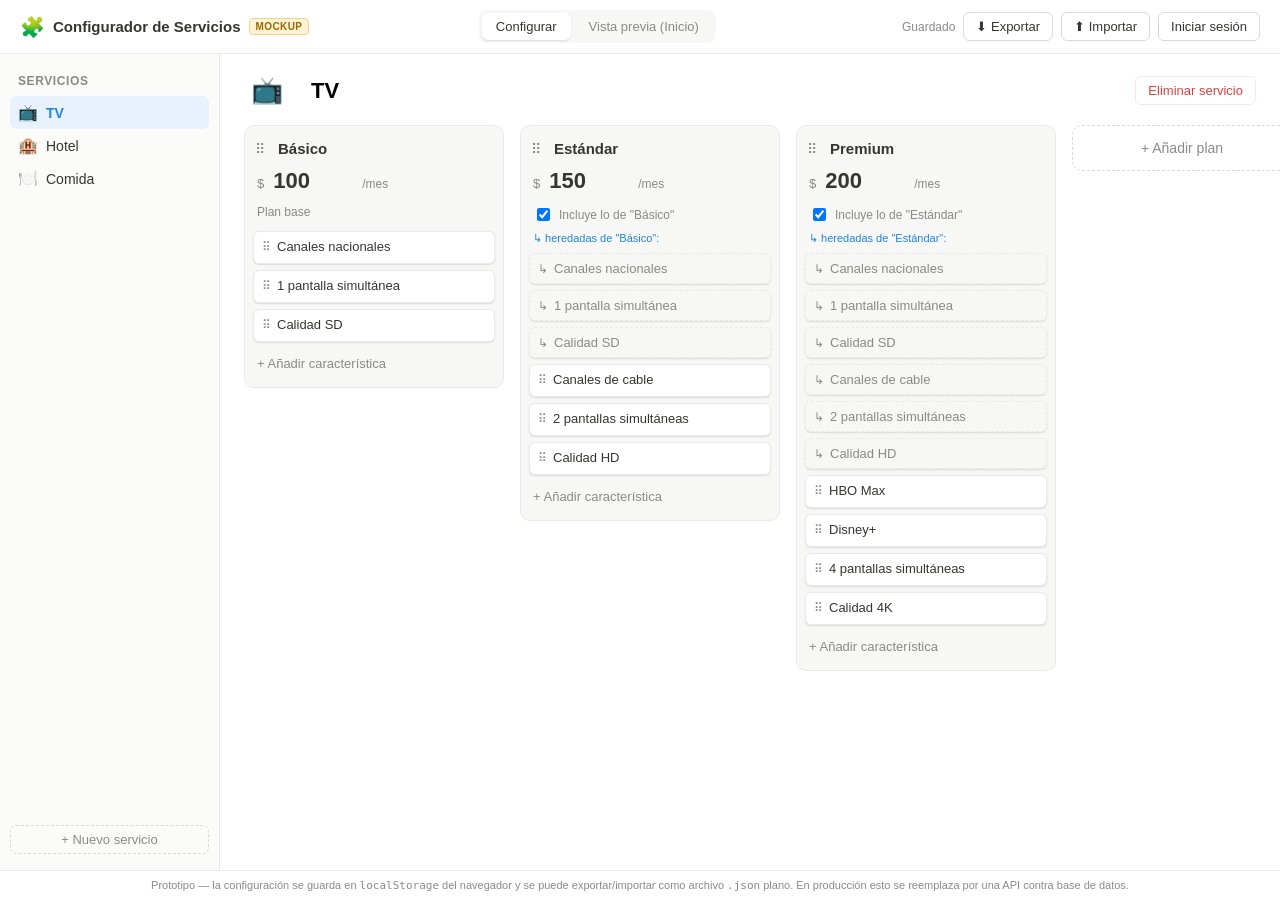
<file: src/PlanesServicio.Mockup/index.html>
<!DOCTYPE html>
<html lang="es">
<head>
<meta charset="UTF-8">
<meta name="viewport" content="width=device-width, initial-scale=1.0">
<title>Configurador de Servicios y Planes</title>
<link rel="stylesheet" href="css/styles.css">
</head>
<body>
<div id="app">

  <header class="topbar">
    <div class="brand">
      <span class="brand-logo">🧩</span>
      <span class="brand-name">Configurador de Servicios</span>
      <span class="mock-badge" title="Los datos se guardan en el navegador (localStorage) y se pueden exportar/importar como archivo JSON. Más adelante esto se reemplaza por una API + base de datos.">MOCKUP</span>
    </div>

    <nav class="tabs" id="tabs">
      <button class="tab-btn active" data-tab="editor">Configurar</button>
      <button class="tab-btn" data-tab="preview">Vista previa (Inicio)</button>
    </nav>

    <div class="topbar-actions">
      <span id="saveStatus" class="save-status">Guardado</span>
      <button id="btnExport" class="btn-ghost" title="Descargar la configuración como archivo .json">⬇ Exportar</button>
      <label for="importFile" class="btn-ghost" title="Cargar una configuración desde un archivo .json">⬆ Importar</label>
      <input type="file" id="importFile" accept="application/json" hidden>
      <div id="authArea" class="auth-area"></div>
    </div>
  </header>

  <main>
    <!-- ===================== EDITOR (drag & drop) ===================== -->
    <section id="editorView" class="view active">
      <aside class="sidebar">
        <h2>Servicios</h2>
        <ul id="servicioList" class="servicio-list"></ul>
        <button id="btnAddServicio" class="btn-add-servicio">+ Nuevo servicio</button>
      </aside>

      <div class="board-wrap">
        <div class="board-header" id="boardHeader">
          <!-- se llena por JS -->
        </div>
        <div class="board" id="board"></div>
      </div>
    </section>

    <!-- ===================== VISTA PREVIA (home / público) ===================== -->
    <section id="previewView" class="view">
      <div id="previewContent" class="preview-content"></div>
    </section>
  </main>

  <footer class="app-footer">
    Prototipo — la configuración se guarda en <code>localStorage</code> del navegador y se puede exportar/importar
    como archivo <code>.json</code> plano. En producción esto se reemplaza por una API contra base de datos.
  </footer>
</div>

<!-- ===================== MODAL: LOGIN ===================== -->
<div id="loginModal" class="modal-overlay hidden">
  <div class="modal">
    <button class="modal-close" data-close="loginModal">✕</button>
    <h3>Iniciar sesión</h3>
    <p class="modal-sub">Necesitas iniciar sesión para continuar con el pago.</p>
    <form id="loginForm">
      <label>Correo electrónico
        <input type="email" id="loginEmail" required placeholder="tú@correo.com">
      </label>
      <label>Contraseña
        <input type="password" id="loginPassword" required placeholder="••••••••">
      </label>
      <div class="modal-actions">
        <button type="button" id="btnDemoLogin" class="btn-ghost">Usar cuenta demo</button>
        <button type="submit" class="btn-primary">Entrar</button>
      </div>
    </form>
  </div>
</div>

<!-- ===================== MODAL: PAGO ===================== -->
<div id="payModal" class="modal-overlay hidden">
  <div class="modal">
    <button class="modal-close" data-close="payModal">✕</button>
    <div id="payModalBody"></div>
  </div>
</div>

<script src="js/app.js"></script>
</body>
</html>
</file>
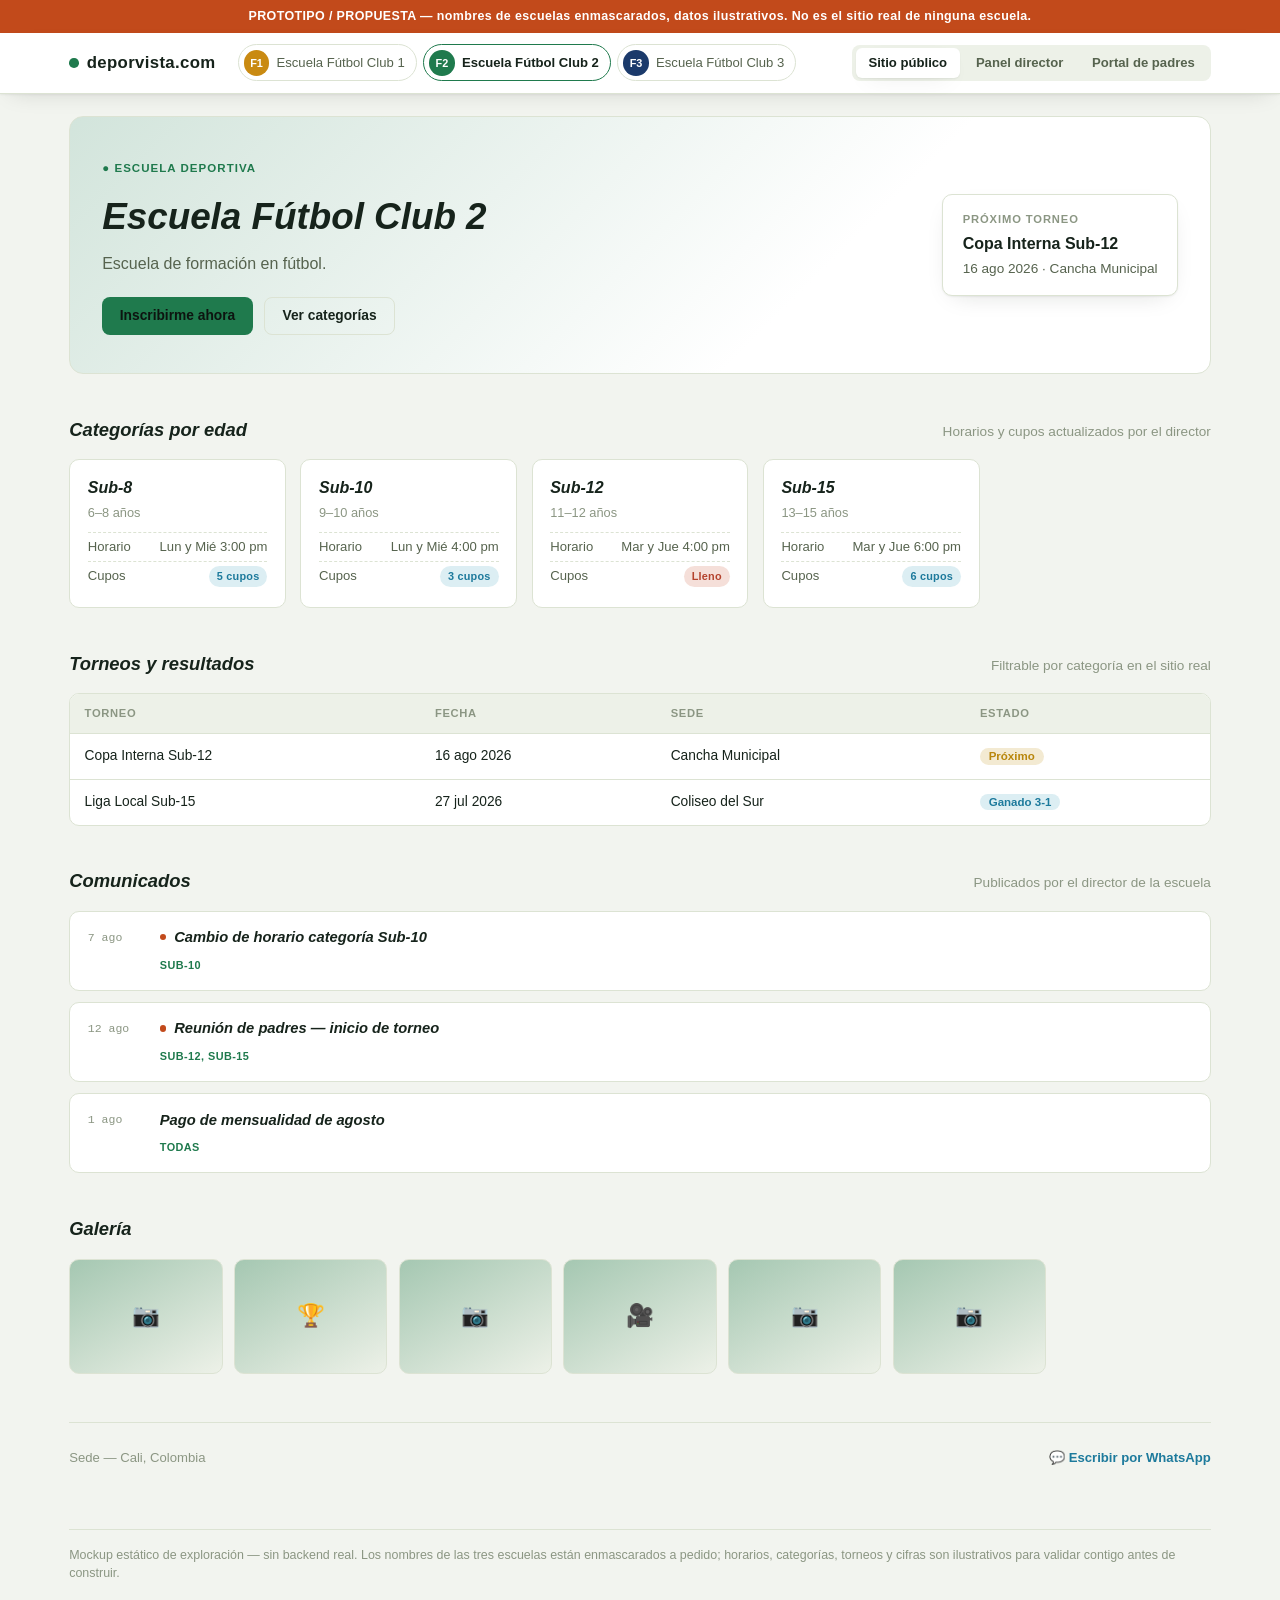
<file: docs/mockup.html>
<!doctype html>
<html lang="es">
<head>
<meta charset="utf-8">
<meta name="viewport" content="width=device-width, initial-scale=1">
<title>Mockup — Plataforma de escuelas deportivas</title>
<style>
  :root{
    --bg:#F2F4EF;
    --surface:#FFFFFF;
    --surface-alt:#EDF1E8;
    --sidebar:#101812;
    --sidebar-ink:#C9D4C2;
    --ink:#16231B;
    --ink-soft:#56634E;
    --ink-faint:#8B9683;
    --line:#DCE3D3;
    --brand:#1F7A4D;
    --brand-ink:#0E3D26;
    --cta:#C24A1B;
    --good:#1D7A9C;
    --good-soft:#DCEEF3;
    --warn:#B8860B;
    --warn-soft:#F3EAD2;
    --bad:#B4432E;
    --bad-soft:#F5DFD9;
    --shadow:0 1px 2px rgba(20,30,20,.06), 0 8px 24px -12px rgba(20,30,20,.18);
    --tenant-accent-light:#1F7A4D;
    --tenant-accent-dark:#4CAF7D;
    --tenant-accent:var(--tenant-accent-light);
  }
  @media (prefers-color-scheme: dark){
    :root:not([data-theme="light"]){
      --bg:#0E1410; --surface:#161D17; --surface-alt:#1C241D; --sidebar:#0A100B; --sidebar-ink:#9FB098;
      --ink:#EAF0E6; --ink-soft:#A9B6A2; --ink-faint:#71806B; --line:#2B342B;
      --brand:#4CAF7D; --brand-ink:#CFEBDB; --cta:#FF8A56;
      --good:#5FB6D8; --good-soft:#12303A; --warn:#E0B34D; --warn-soft:#332A10; --bad:#E2685A; --bad-soft:#3A1E19;
      --shadow:0 1px 2px rgba(0,0,0,.4), 0 8px 24px -12px rgba(0,0,0,.5);
      --tenant-accent:var(--tenant-accent-dark);
    }
  }
  :root[data-theme="dark"]{
    --bg:#0E1410; --surface:#161D17; --surface-alt:#1C241D; --sidebar:#0A100B; --sidebar-ink:#9FB098;
    --ink:#EAF0E6; --ink-soft:#A9B6A2; --ink-faint:#71806B; --line:#2B342B;
    --brand:#4CAF7D; --brand-ink:#CFEBDB; --cta:#FF8A56;
    --good:#5FB6D8; --good-soft:#12303A; --warn:#E0B34D; --warn-soft:#332A10; --bad:#E2685A; --bad-soft:#3A1E19;
    --shadow:0 1px 2px rgba(0,0,0,.4), 0 8px 24px -12px rgba(0,0,0,.5);
    --tenant-accent:var(--tenant-accent-dark);
  }

  *{box-sizing:border-box;}
  html,body{margin:0; padding:0; background:var(--bg); color:var(--ink);}
  body{
    font-family:-apple-system,BlinkMacSystemFont,"Segoe UI",Roboto,Helvetica,Arial,sans-serif;
    line-height:1.5;
  }
  .display{
    font-family:"Arial Narrow","Helvetica Neue Condensed","Helvetica Neue",Arial,sans-serif;
    font-weight:800;
    letter-spacing:.02em;
  }
  .mono{font-family:ui-monospace,"SFMono-Regular",Menlo,Consolas,monospace;}
  button,select{font-family:inherit;}
  h1,h2,h3,h4{font-style:italic;}

  /* disclaimer */
  .disclaimer{
    background:var(--cta);
    color:#fff;
    text-align:center;
    font-size:.78rem;
    font-weight:600;
    letter-spacing:.03em;
    padding:.45rem 1rem;
  }

  /* topbar */
  .topbar{
    position:sticky; top:0; z-index:20;
    background:var(--surface);
    border-bottom:1px solid var(--line);
    box-shadow:var(--shadow);
  }
  .topbar-inner{
    max-width:1180px; margin:0 auto;
    display:flex; align-items:center; gap:1.4rem;
    padding:.7rem 1.2rem;
    flex-wrap:wrap;
  }
  .platform-mark{
    display:flex; align-items:center; gap:.5rem;
    font-family:"Arial Narrow","Helvetica Neue Condensed",Arial,sans-serif;
    font-weight:800; letter-spacing:.02em; font-size:1.05rem;
    white-space:nowrap;
  }
  .platform-mark .dot{width:.6rem; height:.6rem; border-radius:50%; background:var(--brand);}

  .tenant-switch{display:flex; gap:.4rem; align-items:center; flex-wrap:wrap;}
  .tenant-chip{
    display:flex; align-items:center; gap:.45rem;
    border:1px solid var(--line); background:var(--surface);
    border-radius:24px; padding:.3rem .7rem .3rem .3rem;
    cursor:pointer; font-size:.82rem; color:var(--ink-soft);
    transition:border-color .15s ease, color .15s ease;
  }
  .tenant-chip .logo{
    width:1.6rem; height:1.6rem; border-radius:50%;
    display:flex; align-items:center; justify-content:center;
    font-family:"Arial Narrow","Helvetica Neue Condensed",Arial,sans-serif;
    font-weight:800; font-size:.68rem; color:#fff;
  }
  .tenant-chip.active{border-color:var(--tenant-accent); color:var(--ink); font-weight:600;}

  .role-tabs{
    display:flex; gap:.2rem;
    margin-left:auto;
    background:var(--surface-alt);
    border-radius:8px; padding:.2rem;
  }
  .role-tab{
    border:none; background:transparent; cursor:pointer;
    padding:.45rem .8rem; border-radius:6px;
    font-size:.82rem; font-weight:600; color:var(--ink-soft);
  }
  .role-tab.active{background:var(--surface); color:var(--ink); box-shadow:var(--shadow);}

  main{max-width:1180px; margin:0 auto; padding:0 1.2rem 4rem;}
  .view{display:none;}
  .view.active{display:block;}

  /* ---------- PUBLIC VIEW ---------- */
  .hero{
    margin-top:1.4rem;
    border-radius:14px;
    padding:2.4rem 2rem;
    background:
      linear-gradient(135deg, color-mix(in srgb, var(--tenant-accent) 20%, var(--surface)) 0%, var(--surface) 65%);
    border:1px solid var(--line);
    display:flex; flex-wrap:wrap; gap:1.6rem; align-items:center; justify-content:space-between;
  }
  .hero-left{max-width:34rem;}
  .hero-eyebrow{
    display:inline-flex; align-items:center; gap:.4rem;
    font-size:.72rem; font-weight:700; letter-spacing:.09em; text-transform:uppercase;
    color:var(--tenant-accent);
    margin-bottom:.7rem;
  }
  .hero h1{font-size:clamp(1.6rem,4vw,2.3rem); margin:0 0 .5rem; text-wrap:balance;}
  .hero p.tagline{margin:0; color:var(--ink-soft); font-size:1rem;}
  .hero-cta{display:flex; gap:.7rem; margin-top:1.3rem; flex-wrap:wrap;}
  .btn{
    border:none; cursor:pointer; border-radius:8px;
    padding:.65rem 1.1rem; font-size:.86rem; font-weight:700;
    display:inline-flex; align-items:center; gap:.4rem;
  }
  .btn-sm{padding:.4rem .75rem; font-size:.78rem;}
  .btn-primary{background:var(--tenant-accent); color:#0d1410;}
  .btn-ghost{background:transparent; border:1px solid var(--line); color:var(--ink);}

  .next-tournament{
    background:var(--surface); border:1px solid var(--line); border-radius:10px;
    padding:1rem 1.2rem; min-width:230px; box-shadow:var(--shadow);
  }
  .next-tournament .label{font-size:.7rem; letter-spacing:.08em; text-transform:uppercase; color:var(--ink-faint); font-weight:700;}
  .next-tournament .name{font-weight:700; margin:.3rem 0 .15rem;}
  .next-tournament .when{font-size:.85rem; color:var(--ink-soft);}

  .section{margin-top:2.6rem;}
  .section-head{display:flex; align-items:baseline; justify-content:space-between; margin-bottom:1rem; gap:1rem; flex-wrap:wrap;}
  .section-head h2{font-size:1.15rem; margin:0;}
  .section-head .sub{font-size:.85rem; color:var(--ink-faint);}

  .cat-grid{display:grid; grid-template-columns:repeat(auto-fill,minmax(210px,1fr)); gap:.9rem;}
  .cat-card{background:var(--surface); border:1px solid var(--line); border-radius:10px; padding:1rem 1.1rem;}
  .cat-card h3{margin:0 0 .2rem; font-size:1rem;}
  .cat-card .edad{font-size:.8rem; color:var(--ink-faint); margin-bottom:.6rem;}
  .cat-card .row{display:flex; justify-content:space-between; font-size:.82rem; color:var(--ink-soft); padding:.25rem 0; border-top:1px dashed var(--line);}
  .badge{display:inline-block; padding:.15rem .5rem; border-radius:20px; font-size:.68rem; font-weight:700; letter-spacing:.02em;}
  .badge.open{background:var(--good-soft); color:var(--good);}
  .badge.full{background:var(--bad-soft); color:var(--bad);}

  .table-wrap{overflow-x:auto; border:1px solid var(--line); border-radius:10px; background:var(--surface);}
  table{width:100%; border-collapse:collapse; font-size:.86rem; min-width:520px;}
  thead th{
    text-align:left; font-size:.7rem; letter-spacing:.06em; text-transform:uppercase;
    color:var(--ink-faint); padding:.7rem .9rem; border-bottom:1px solid var(--line); background:var(--surface-alt);
  }
  tbody td{padding:.75rem .9rem; border-bottom:1px solid var(--line); vertical-align:middle;}
  tbody tr:last-child td{border-bottom:none;}
  .pill-result{padding:.15rem .55rem; border-radius:20px; font-size:.72rem; font-weight:700;}
  .pill-win{background:var(--good-soft); color:var(--good);}
  .pill-next{background:var(--warn-soft); color:var(--warn);}
  .pill-live{background:var(--good-soft); color:var(--good);}
  .pill-sched{background:var(--warn-soft); color:var(--warn);}
  .pill-done{background:var(--surface-alt); color:var(--ink-faint);}
  .pill-confirm{background:var(--warn-soft); color:var(--warn);}
  .pill-ok{background:var(--good-soft); color:var(--good);}

  .feed{display:flex; flex-direction:column; gap:.7rem;}
  .feed-item{display:flex; gap:.9rem; align-items:flex-start; background:var(--surface); border:1px solid var(--line); border-radius:10px; padding:.9rem 1.1rem;}
  .feed-item .date{font-family:ui-monospace,monospace; font-size:.72rem; color:var(--ink-faint); white-space:nowrap; padding-top:.15rem; min-width:3.6rem;}
  .feed-item .body{flex:1;}
  .feed-item h4{margin:0 0 .2rem; font-size:.92rem; display:flex; align-items:center; gap:.5rem;}
  .feed-item .cat-tag{font-size:.68rem; color:var(--tenant-accent); font-weight:700; text-transform:uppercase; letter-spacing:.04em;}
  .new-dot{width:.4rem; height:.4rem; border-radius:50%; background:var(--cta); display:inline-block;}

  .gallery{display:grid; grid-template-columns:repeat(auto-fill,minmax(140px,1fr)); gap:.7rem;}
  .g-tile{
    aspect-ratio:4/3; border-radius:10px;
    background:linear-gradient(150deg, color-mix(in srgb, var(--tenant-accent) 35%, var(--surface-alt)), var(--surface-alt));
    display:flex; align-items:center; justify-content:center;
    color:var(--tenant-accent); font-size:1.4rem; border:1px solid var(--line);
  }

  footer.site-footer{
    margin-top:3rem; padding:1.6rem 0; border-top:1px solid var(--line);
    display:flex; justify-content:space-between; flex-wrap:wrap; gap:1rem;
    font-size:.82rem; color:var(--ink-faint);
  }
  footer.site-footer .wa{display:inline-flex; align-items:center; gap:.4rem; color:var(--good); font-weight:700;}

  /* ---------- DIRECTOR VIEW ---------- */
  .app-shell{
    margin-top:1.4rem; display:grid; grid-template-columns:210px 1fr;
    border:1px solid var(--line); border-radius:12px; overflow:hidden; min-height:560px;
    box-shadow:var(--shadow);
  }
  .app-sidebar{background:var(--sidebar); color:var(--sidebar-ink); padding:1.2rem .9rem;}
  .app-sidebar .who{font-size:.78rem; opacity:.7; margin-bottom:1.1rem;}
  .app-sidebar .who b{display:block; color:#fff; font-size:.92rem; font-weight:700;}
  .nav-item{
    display:flex; align-items:center; gap:.6rem;
    padding:.55rem .7rem; border-radius:7px; font-size:.86rem;
    margin-bottom:.15rem; cursor:default; border:none; background:transparent;
    color:inherit; width:100%; text-align:left;
  }
  .nav-item.clickable{cursor:pointer;}
  .nav-item.clickable:hover{background:rgba(255,255,255,.06);}
  .nav-item.active{background:rgba(255,255,255,.1); color:#fff; font-weight:600;}
  .app-main{background:var(--surface); padding:1.6rem 1.8rem;}
  .app-main h2{margin:0 0 1.2rem; font-size:1.2rem;}
  .dir-view{display:none;}
  .dir-view.active{display:block;}

  .stat-row{display:grid; grid-template-columns:repeat(auto-fit,minmax(150px,1fr)); gap:.8rem; margin-bottom:1.6rem;}
  .stat-tile{border:1px solid var(--line); border-radius:10px; padding:.9rem 1rem; background:var(--surface-alt);}
  .stat-tile .n{font-size:1.5rem; font-weight:800; font-variant-numeric:tabular-nums;}
  .stat-tile .l{font-size:.75rem; color:var(--ink-faint); letter-spacing:.02em;}

  .composer{border:1px solid var(--line); border-radius:10px; padding:1.1rem 1.2rem; background:var(--surface-alt); margin-bottom:1.6rem;}
  .composer .field-label{font-size:.72rem; text-transform:uppercase; letter-spacing:.06em; color:var(--ink-faint); font-weight:700; margin-bottom:.3rem; display:block;}
  .fake-input{background:var(--surface); border:1px solid var(--line); border-radius:6px; padding:.55rem .7rem; font-size:.86rem; color:var(--ink-faint); margin-bottom:.8rem;}
  .fake-textarea{min-height:3.2rem;}
  select.real-select{
    width:100%; background:var(--surface); border:1px solid var(--line); border-radius:6px;
    padding:.55rem .7rem; font-size:.86rem; color:var(--ink); margin-bottom:.8rem;
  }
  .composer-row{display:flex; gap:.8rem; flex-wrap:wrap;}
  .composer-row > div{flex:1; min-width:160px;}

  .status-pill{padding:.15rem .55rem; border-radius:20px; font-size:.72rem; font-weight:700;}
  .status-live{background:var(--good-soft); color:var(--good);}
  .status-sched{background:var(--warn-soft); color:var(--warn);}

  .format-grid{display:grid; grid-template-columns:repeat(auto-fill,minmax(220px,1fr)); gap:.8rem; margin-bottom:1.8rem;}
  .format-card{border:1px solid var(--line); border-radius:10px; padding:.9rem 1rem; background:var(--surface-alt);}
  .format-card h4{margin:0 0 .35rem; font-size:.9rem;}
  .format-card p{margin:0; font-size:.78rem; color:var(--ink-faint); line-height:1.5;}

  .mini-stat-row{display:flex; gap:.8rem; margin-bottom:1.4rem; flex-wrap:wrap;}
  .mini-stat{border:1px solid var(--line); border-radius:10px; padding:.7rem 1rem; background:var(--surface-alt); min-width:180px;}
  .mini-stat .n{font-size:1.25rem; font-weight:800; font-variant-numeric:tabular-nums;}
  .mini-stat .l{font-size:.72rem; color:var(--ink-faint);}
  .mini-stat.warn .n{color:var(--warn);}
  .mini-stat.bad .n{color:var(--bad);}

  /* ---------- PARENT VIEW ---------- */
  .parent-head{margin-top:1.4rem; display:flex; justify-content:space-between; align-items:center; flex-wrap:wrap; gap:1rem;}
  .parent-head h1{font-size:1.4rem; margin:0 0 .2rem;}
  .parent-head p{margin:0; color:var(--ink-soft); font-size:.9rem;}
  .avatar{width:2.6rem; height:2.6rem; border-radius:50%; background:var(--tenant-accent); display:flex; align-items:center; justify-content:center; color:#0d1410; font-weight:800;}
  .parent-grid{display:grid; grid-template-columns:1.1fr 1fr; gap:1rem; margin-top:1.4rem;}
  @media (max-width:760px){.parent-grid{grid-template-columns:1fr;} .app-shell{grid-template-columns:1fr;} .app-sidebar{display:flex; flex-wrap:wrap; gap:.3rem;}}
  .card{background:var(--surface); border:1px solid var(--line); border-radius:12px; padding:1.2rem 1.3rem;}
  .card .k{font-size:.72rem; text-transform:uppercase; letter-spacing:.06em; color:var(--ink-faint); font-weight:700; margin-bottom:.5rem;}
  .pay-status{display:flex; align-items:center; justify-content:space-between; gap:.8rem; flex-wrap:wrap;}
  .pay-status .amount{font-size:1.5rem; font-weight:800; font-variant-numeric:tabular-nums;}
  .pay-ok{color:var(--good);}
  .pay-warn{color:var(--warn);}
  .match-row{display:flex; justify-content:space-between; align-items:center; padding:.5rem 0; border-top:1px dashed var(--line);}
  .match-row:first-of-type{border-top:none;}

  .dropzone{
    margin-top:1rem; border:1.5px dashed var(--line); border-radius:10px;
    padding:1.1rem; text-align:center; color:var(--ink-faint); font-size:.84rem;
    background:var(--surface-alt);
  }
  .dropzone .icon{font-size:1.4rem; display:block; margin-bottom:.3rem;}
  .uploaded-file{
    display:flex; align-items:center; justify-content:space-between; gap:.6rem;
    background:var(--surface-alt); border:1px solid var(--line); border-radius:8px;
    padding:.6rem .8rem; margin-top:.8rem; font-size:.82rem;
  }
  .uploaded-file .name{color:var(--ink); font-weight:600;}
  .uploaded-file .meta{color:var(--ink-faint); font-size:.76rem;}

  .torneo-row{display:flex; align-items:center; justify-content:space-between; gap:.8rem; padding:.65rem 0; border-top:1px dashed var(--line);}
  .torneo-row:first-of-type{border-top:none;}
  .torneo-row .nombre{font-weight:600; font-size:.9rem;}
  .torneo-row .formato{font-size:.76rem; color:var(--ink-faint);}

  .note{font-size:.78rem; color:var(--ink-faint); margin-top:2.2rem; padding-top:1rem; border-top:1px solid var(--line);}
</style>
</head>
<body>

  <div class="disclaimer">PROTOTIPO / PROPUESTA — nombres de escuelas enmascarados, datos ilustrativos. No es el sitio real de ninguna escuela.</div>

  <div class="topbar">
    <div class="topbar-inner">
      <div class="platform-mark"><span class="dot"></span>deporvista.com</div>

      <div class="tenant-switch" id="tenantSwitch"></div>

      <div class="role-tabs" id="roleTabs">
        <button class="role-tab" data-role="public">Sitio público</button>
        <button class="role-tab" data-role="director">Panel director</button>
        <button class="role-tab" data-role="parent">Portal de padres</button>
      </div>
    </div>
  </div>

  <main>

    <!-- ================= PUBLIC VIEW ================= -->
    <section class="view" id="view-public">
      <div class="hero">
        <div class="hero-left">
          <div class="hero-eyebrow">● Escuela deportiva</div>
          <h1 id="pub-name">—</h1>
          <p class="tagline" id="pub-tagline">—</p>
          <div class="hero-cta">
            <button class="btn btn-primary">Inscribirme ahora</button>
            <button class="btn btn-ghost">Ver categorías</button>
          </div>
        </div>
        <div class="next-tournament">
          <div class="label">Próximo torneo</div>
          <div class="name" id="pub-next-name">—</div>
          <div class="when" id="pub-next-when">—</div>
        </div>
      </div>

      <div class="section">
        <div class="section-head"><h2>Categorías por edad</h2><span class="sub">Horarios y cupos actualizados por el director</span></div>
        <div class="cat-grid" id="pub-categorias"></div>
      </div>

      <div class="section">
        <div class="section-head"><h2>Torneos y resultados</h2><span class="sub">Filtrable por categoría en el sitio real</span></div>
        <div class="table-wrap">
          <table id="pub-torneos">
            <thead><tr><th>Torneo</th><th>Fecha</th><th>Sede</th><th>Estado</th></tr></thead>
            <tbody></tbody>
          </table>
        </div>
      </div>

      <div class="section">
        <div class="section-head"><h2>Comunicados</h2><span class="sub">Publicados por el director de la escuela</span></div>
        <div class="feed" id="pub-comunicados"></div>
      </div>

      <div class="section">
        <div class="section-head"><h2>Galería</h2></div>
        <div class="gallery">
          <div class="g-tile">📷</div><div class="g-tile">🏆</div><div class="g-tile">📷</div>
          <div class="g-tile">🎥</div><div class="g-tile">📷</div><div class="g-tile">📷</div>
        </div>
      </div>

      <footer class="site-footer">
        <span id="pub-sede">Sede — Colombia</span>
        <span class="wa">💬 Escribir por WhatsApp</span>
      </footer>
    </section>

    <!-- ================= DIRECTOR VIEW ================= -->
    <section class="view" id="view-director">
      <div class="app-shell">
        <div class="app-sidebar" id="dirNav">
          <div class="who">Sesión de<b id="dir-name">—</b></div>
          <button class="nav-item clickable active" data-section="resumen">📋 Resumen</button>
          <button class="nav-item clickable" data-section="comunicados">📣 Comunicados</button>
          <button class="nav-item clickable" data-section="torneos">🏆 Torneos</button>
          <div class="nav-item">🧒 Categorías</div>
          <button class="nav-item clickable" data-section="pagos">💳 Pagos</button>
          <div class="nav-item">🖼️ Fotos</div>
          <div class="nav-item">⚙️ Configuración</div>
        </div>
        <div class="app-main">

          <!-- Resumen -->
          <div class="dir-view active" id="dir-resumen">
            <h2>Resumen de la escuela</h2>
            <div class="stat-row" id="dir-stats"></div>
            <span class="field-label" style="margin-bottom:.6rem; display:block;">Últimos comunicados</span>
            <div class="feed" id="dir-resumen-comunicados"></div>
          </div>

          <!-- Comunicados -->
          <div class="dir-view" id="dir-comunicados">
            <h2>Comunicados</h2>
            <div class="composer">
              <span class="field-label">Nuevo comunicado</span>
              <div class="fake-input">Ej: Cambio de horario categoría Sub-10</div>
              <div class="composer-row">
                <div><span class="field-label">Categoría destino</span><div class="fake-input">Todas las categorías ▾</div></div>
                <div><span class="field-label">Publicar</span><div class="fake-input">Ahora ▾</div></div>
              </div>
              <span class="field-label">Mensaje</span>
              <div class="fake-input fake-textarea">Escribe el comunicado para los padres de esta categoría…</div>
              <button class="btn btn-primary" style="background:var(--brand); color:#fff;">Publicar comunicado</button>
            </div>
            <span class="field-label" style="margin-bottom:.6rem; display:block;">Historial</span>
            <div class="table-wrap">
              <table id="dir-comunicados-table">
                <thead><tr><th>Título</th><th>Categoría</th><th>Fecha</th><th>Estado</th></tr></thead>
                <tbody></tbody>
              </table>
            </div>
          </div>

          <!-- Torneos -->
          <div class="dir-view" id="dir-torneos">
            <h2>Configuración de torneos</h2>
            <span class="field-label" style="margin-bottom:.6rem; display:block;">Catálogo de formatos disponibles</span>
            <div class="format-grid" id="dir-format-catalog"></div>

            <span class="field-label" style="margin-bottom:.6rem; display:block;">Torneos configurados de esta escuela</span>
            <div class="table-wrap" style="margin-bottom:1.6rem;">
              <table>
                <thead><tr><th>Torneo</th><th>Formato</th><th>Categoría</th><th>Estado</th></tr></thead>
                <tbody id="dir-torneos-table"></tbody>
              </table>
            </div>

            <div class="composer">
              <span class="field-label">Configurar nuevo torneo</span>
              <div class="fake-input">Ej: Copa Interna Sub-10 2026</div>
              <div class="composer-row">
                <div>
                  <span class="field-label">Formato</span>
                  <select class="real-select" id="dir-formato-select">
                    <option>Selecciona un formato…</option>
                  </select>
                </div>
                <div>
                  <span class="field-label">Categoría</span>
                  <select class="real-select" id="dir-categoria-select">
                    <option>Selecciona una categoría…</option>
                  </select>
                </div>
              </div>
              <button class="btn btn-primary" style="background:var(--brand); color:#fff;">Configurar torneo</button>
            </div>
          </div>

          <!-- Pagos -->
          <div class="dir-view" id="dir-pagos">
            <h2>Pagos</h2>
            <div class="mini-stat-row" id="dir-pagos-stats"></div>
            <span class="field-label" style="margin-bottom:.6rem; display:block;">Comprobantes recibidos</span>
            <div class="table-wrap">
              <table>
                <thead><tr><th>Acudiente</th><th>Categoría</th><th>Monto</th><th>Estado</th><th>Fecha</th><th></th></tr></thead>
                <tbody>
                  <tr><td>María Gómez</td><td id="pg-cat1">—</td><td class="mono">$120.000</td><td><span class="pill-result pill-confirm">Por confirmar</span></td><td>5 ago</td><td><button class="btn btn-ghost btn-sm">Confirmar pago</button></td></tr>
                  <tr><td>Carlos Ruiz</td><td id="pg-cat2">—</td><td class="mono">$120.000</td><td><span class="pill-result pill-confirm">Por confirmar</span></td><td>6 ago</td><td><button class="btn btn-ghost btn-sm">Confirmar pago</button></td></tr>
                  <tr><td>Ana Torres</td><td id="pg-cat3">—</td><td class="mono">$120.000</td><td><span class="pill-result pill-ok">Confirmado</span></td><td>3 ago</td><td>—</td></tr>
                </tbody>
              </table>
            </div>
          </div>

        </div>
      </div>
    </section>

    <!-- ================= PARENT VIEW ================= -->
    <section class="view" id="view-parent">
      <div class="parent-head">
        <div>
          <h1>Hola, María 👋</h1>
          <p id="par-cat">Acudiente — Categoría Sub-10</p>
        </div>
        <div class="avatar">MG</div>
      </div>

      <div class="parent-grid">
        <div class="card">
          <div class="k">Estado de la mensualidad</div>
          <div class="pay-status">
            <div>
              <div class="amount pay-warn">Pendiente por confirmar</div>
              <div style="font-size:.82rem; color:var(--ink-faint);">Agosto 2026 · comprobante subido el 5 ago, en revisión por el director</div>
            </div>
            <button class="btn btn-ghost btn-sm">Ver historial</button>
          </div>
          <div class="uploaded-file">
            <div>
              <div class="name">comprobante_agosto.pdf</div>
              <div class="meta">Subido el 5 ago · 210 KB</div>
            </div>
            <button class="btn btn-ghost btn-sm">Reemplazar</button>
          </div>
          <div class="dropzone">
            <span class="icon">📎</span>
            Arrastra tu comprobante aquí o haz clic para subir (PDF, JPG, PNG)
          </div>
        </div>
        <div class="card">
          <div class="k">Próximo partido de tu hijo/a</div>
          <div class="match-row"><span>vs. Escuela Rivera</span><span class="mono" style="font-size:.85rem;">16 ago, 9:00 am</span></div>
          <div class="match-row"><span>Sede</span><span style="font-size:.85rem; color:var(--ink-soft);">Cancha Municipal</span></div>
        </div>
      </div>

      <div class="section">
        <div class="section-head"><h2>Torneos de tu escuela</h2><span class="sub">Configurados por el director</span></div>
        <div class="card" id="par-torneos"></div>
      </div>

      <div class="section">
        <div class="section-head"><h2>Comunicados para tu categoría</h2></div>
        <div class="feed">
          <div class="feed-item">
            <div class="date">7 ago</div>
            <div class="body"><h4><span class="new-dot"></span>Cambio de horario categoría Sub-10</h4><span class="cat-tag">Sub-10</span></div>
          </div>
          <div class="feed-item">
            <div class="date">1 ago</div>
            <div class="body"><h4>Pago de mensualidad de agosto</h4><span class="cat-tag">Todas las categorías</span></div>
          </div>
        </div>
      </div>

      <button class="btn btn-primary" style="background:var(--brand); color:#fff; margin-top:1.6rem;">Pagar mensualidad de septiembre</button>
    </section>

    <p class="note">Mockup estático de exploración — sin backend real. Los nombres de las tres escuelas están enmascarados a pedido; horarios, categorías, torneos y cifras son ilustrativos para validar contigo antes de construir.</p>
  </main>

<script>
  const FORMATS = {
    "liga-pura":       { n: "Liga pura — La Liga 2025-26", desc: "Todos contra todos, ida y vuelta. Gana quien más puntos sume." },
    "copa-mundo":       { n: "Copa del Mundo", desc: "Fase de grupos y luego eliminación directa desde octavos." },
    "champions-suizo":  { n: "Champions League (formato suizo, 36 equipos)", desc: "Liga única de 36 equipos con 8 partidos cada uno; los mejores clasifican directo y el resto juega un playoff de acceso." },
    "copa-rey":         { n: "Copa del Rey", desc: "Eliminación directa a partido único desde la primera ronda." },
    "supercopa":        { n: "Supercopa de España", desc: "Torneo corto de 4 equipos: semifinales y final." },
  };

  const TENANTS = {
    e1: {
      name: "Escuela Fútbol Club 1", short: "F1",
      tagline: "Escuela de formación en fútbol.",
      sede: "Bogotá, Colombia",
      accentLight: "#C98A12", accentDark: "#E0A83E",
      next: { name: "Copa Interna Sub-11", when: "16 ago 2026 · Cancha El Salitre" },
      stats: { comunicados: 3, deportistas: 128, porConfirmar: 4, pendientes: 6, recaudado: "$4.8M" },
      categorias: [
        { n: "Pre-infantil", edad: "5–7 años", horario: "Sáb 8:00 am", cupos: "4 cupos", full:false },
        { n: "Infantil", edad: "8–11 años", horario: "Mar y Jue 4:00 pm", cupos: "Lleno", full:true },
        { n: "Juvenil", edad: "12–15 años", horario: "Mar y Jue 6:00 pm", cupos: "7 cupos", full:false },
        { n: "Competición", edad: "16+ años", horario: "Lun a Vie 5:00 pm", cupos: "2 cupos", full:false },
      ],
      torneos: [
        { r: "Copa Interna Sub-11", f: "16 ago 2026", lugar: "Cancha El Salitre", estado: "Próximo", win:null },
        { r: "Liga Distrital Infantil", f: "2 ago 2026", lugar: "Complejo Deportivo Norte", estado: "3er lugar", win:true },
      ],
      comunicados: [
        { t: "Cambio de horario categoría Infantil", cat: "Infantil", f: "7 ago", nuevo: true },
        { t: "Pago de mensualidad de agosto", cat: "Todas", f: "1 ago", nuevo: false },
      ],
      torneosConfig: [
        { nombre: "Copa Interna Sub-11", formato: "copa-mundo", categoria: "Infantil", estado: "Próximo" },
        { nombre: "Liga Interna Juvenil 2026", formato: "liga-pura", categoria: "Juvenil", estado: "En curso" },
      ],
    },
    e2: {
      name: "Escuela Fútbol Club 2", short: "F2",
      tagline: "Escuela de formación en fútbol.",
      sede: "Cali, Colombia",
      accentLight: "#1F7A4D", accentDark: "#4CAF7D",
      next: { name: "Copa Interna Sub-12", when: "16 ago 2026 · Cancha Municipal" },
      stats: { comunicados: 4, deportistas: 96, porConfirmar: 3, pendientes: 5, recaudado: "$3.6M" },
      categorias: [
        { n: "Sub-8", edad: "6–8 años", horario: "Lun y Mié 3:00 pm", cupos: "5 cupos", full:false },
        { n: "Sub-10", edad: "9–10 años", horario: "Lun y Mié 4:00 pm", cupos: "3 cupos", full:false },
        { n: "Sub-12", edad: "11–12 años", horario: "Mar y Jue 4:00 pm", cupos: "Lleno", full:true },
        { n: "Sub-15", edad: "13–15 años", horario: "Mar y Jue 6:00 pm", cupos: "6 cupos", full:false },
      ],
      torneos: [
        { r: "Copa Interna Sub-12", f: "16 ago 2026", lugar: "Cancha Municipal", estado: "Próximo", win:null },
        { r: "Liga Local Sub-15", f: "27 jul 2026", lugar: "Coliseo del Sur", estado: "Ganado 3-1", win:true },
      ],
      comunicados: [
        { t: "Cambio de horario categoría Sub-10", cat: "Sub-10", f: "7 ago", nuevo: true },
        { t: "Reunión de padres — inicio de torneo", cat: "Sub-12, Sub-15", f: "12 ago", nuevo: true },
        { t: "Pago de mensualidad de agosto", cat: "Todas", f: "1 ago", nuevo: false },
      ],
      torneosConfig: [
        { nombre: "Copa Interna Sub-12", formato: "copa-rey", categoria: "Sub-12", estado: "Próximo" },
        { nombre: "Liga Interna Sub-15", formato: "liga-pura", categoria: "Sub-15", estado: "En curso" },
      ],
    },
    e3: {
      name: "Escuela Fútbol Club 3", short: "F3",
      tagline: "Escuela de formación en fútbol.",
      sede: "Medellín, Colombia",
      accentLight: "#1B3A6B", accentDark: "#6C93D0",
      next: { name: "Encuentro Interescolar", when: "23 ago 2026 · Coliseo Central" },
      stats: { comunicados: 2, deportistas: 74, porConfirmar: 2, pendientes: 4, recaudado: "$2.9M" },
      categorias: [
        { n: "Semillero", edad: "4–6 años", horario: "Sáb 9:00 am", cupos: "8 cupos", full:false },
        { n: "Formativa", edad: "7–10 años", horario: "Mar y Jue 3:00 pm", cupos: "4 cupos", full:false },
        { n: "Intermedia", edad: "11–13 años", horario: "Lun, Mié y Vie 4:00 pm", cupos: "Lleno", full:true },
        { n: "Avanzada", edad: "14+ años", horario: "Lun a Vie 6:00 pm", cupos: "3 cupos", full:false },
      ],
      torneos: [
        { r: "Encuentro Interescolar", f: "23 ago 2026", lugar: "Coliseo Central", estado: "Próximo", win:null },
        { r: "Copa Integración Regional", f: "9 ago 2026", lugar: "Unidad Deportiva Sur", estado: "2do lugar", win:true },
      ],
      comunicados: [
        { t: "Entrega de uniformes categoría Formativa", cat: "Formativa", f: "6 ago", nuevo: true },
        { t: "Pago de mensualidad de agosto", cat: "Todas", f: "1 ago", nuevo: false },
      ],
      torneosConfig: [
        { nombre: "Encuentro Interescolar", formato: "supercopa", categoria: "Formativa", estado: "Próximo" },
        { nombre: "Copa Integración Regional", formato: "champions-suizo", categoria: "Intermedia", estado: "Finalizado" },
      ],
    },
  };

  let currentTenant = "e2";
  let currentRole = "public";

  function renderTenantSwitch(){
    const el = document.getElementById("tenantSwitch");
    el.innerHTML = Object.entries(TENANTS).map(([id,t]) => `
      <button class="tenant-chip ${id===currentTenant?'active':''}" data-tenant="${id}">
        <span class="logo" style="background:${t.accentLight}">${t.short}</span>
        ${t.name}
      </button>`).join("");
    el.querySelectorAll(".tenant-chip").forEach(btn=>{
      btn.addEventListener("click", ()=>{ currentTenant = btn.dataset.tenant; renderAll(); });
    });
  }

  function estadoPillClass(estado){
    if(estado === "Próximo") return "pill-sched";
    if(estado === "En curso") return "pill-live";
    return "pill-done";
  }

  function renderPublic(){
    const t = TENANTS[currentTenant];
    document.documentElement.style.setProperty("--tenant-accent-light", t.accentLight);
    document.documentElement.style.setProperty("--tenant-accent-dark", t.accentDark);

    document.getElementById("pub-name").textContent = t.name;
    document.getElementById("pub-tagline").textContent = t.tagline;
    document.getElementById("pub-sede").textContent = "Sede — " + t.sede;
    document.getElementById("pub-next-name").textContent = t.next.name;
    document.getElementById("pub-next-when").textContent = t.next.when;

    document.getElementById("pub-categorias").innerHTML = t.categorias.map(c => `
      <div class="cat-card">
        <h3>${c.n}</h3>
        <div class="edad">${c.edad}</div>
        <div class="row"><span>Horario</span><span>${c.horario}</span></div>
        <div class="row"><span>Cupos</span><span class="badge ${c.full?'full':'open'}">${c.cupos}</span></div>
      </div>`).join("");

    document.querySelector("#pub-torneos tbody").innerHTML = t.torneos.map(r => `
      <tr>
        <td>${r.r}</td><td>${r.f}</td><td>${r.lugar}</td>
        <td><span class="pill-result ${r.win===null?'pill-next':'pill-win'}">${r.estado}</span></td>
      </tr>`).join("");

    document.getElementById("pub-comunicados").innerHTML = t.comunicados.map(c => `
      <div class="feed-item">
        <div class="date">${c.f}</div>
        <div class="body">
          <h4>${c.nuevo ? '<span class="new-dot"></span>' : ''}${c.t}</h4>
          <span class="cat-tag">${c.cat}</span>
        </div>
      </div>`).join("");
  }

  function renderDirector(){
    const t = TENANTS[currentTenant];
    document.getElementById("dir-name").textContent = "Director — " + t.name;

    document.getElementById("dir-stats").innerHTML = `
      <div class="stat-tile"><div class="n">${t.stats.comunicados}</div><div class="l">Comunicados este mes</div></div>
      <div class="stat-tile"><div class="n">${t.stats.deportistas}</div><div class="l">Deportistas activos</div></div>
      <div class="stat-tile"><div class="n" style="color:var(--warn)">${t.stats.porConfirmar}</div><div class="l">Pagos pendientes por confirmar</div></div>
      <div class="stat-tile"><div class="n" style="color:var(--bad)">${t.stats.pendientes}</div><div class="l">Pagos pendientes</div></div>
      <div class="stat-tile"><div class="n" style="color:var(--good)">${t.stats.recaudado}</div><div class="l">Recaudado en agosto (COP)</div></div>
    `;

    document.getElementById("dir-resumen-comunicados").innerHTML = t.comunicados.slice(0,2).map(c => `
      <div class="feed-item">
        <div class="date">${c.f}</div>
        <div class="body"><h4>${c.nuevo ? '<span class="new-dot"></span>' : ''}${c.t}</h4><span class="cat-tag">${c.cat}</span></div>
      </div>`).join("");

    const historial = t.comunicados.map(c => ({t:c.t, cat:c.cat, f:c.f, estado:"Publicado"}))
      .concat([{t:"Reunión de padres — inicio de torneo", cat:"Varias", f:"12 ago", estado:"Programado"}]);
    document.querySelector("#dir-comunicados-table tbody").innerHTML = historial.map(c => `
      <tr><td>${c.t}</td><td>${c.cat}</td><td>${c.f}</td>
      <td><span class="status-pill ${c.estado==='Publicado'?'status-live':'status-sched'}">${c.estado}</span></td></tr>`).join("");

    document.getElementById("dir-format-catalog").innerHTML = Object.values(FORMATS).map(f => `
      <div class="format-card"><h4>${f.n}</h4><p>${f.desc}</p></div>`).join("");

    document.getElementById("dir-torneos-table").innerHTML = t.torneosConfig.map(cfg => `
      <tr><td>${cfg.nombre}</td><td>${FORMATS[cfg.formato].n}</td><td>${cfg.categoria}</td>
      <td><span class="pill-result ${estadoPillClass(cfg.estado)}">${cfg.estado}</span></td></tr>`).join("");

    const formatoSelect = document.getElementById("dir-formato-select");
    formatoSelect.innerHTML = '<option>Selecciona un formato…</option>' +
      Object.entries(FORMATS).map(([id,f]) => `<option value="${id}">${f.n}</option>`).join("");

    const categoriaSelect = document.getElementById("dir-categoria-select");
    categoriaSelect.innerHTML = '<option>Selecciona una categoría…</option>' +
      t.categorias.map(c => `<option>${c.n}</option>`).join("");

    document.getElementById("dir-pagos-stats").innerHTML = `
      <div class="mini-stat warn"><div class="n">${t.stats.porConfirmar}</div><div class="l">Por confirmar (comprobante subido)</div></div>
      <div class="mini-stat bad"><div class="n">${t.stats.pendientes}</div><div class="l">Pendientes (sin comprobante)</div></div>
    `;

    const cat1 = t.categorias[1] ? t.categorias[1].n : t.categorias[0].n;
    const cat2 = t.categorias[2] ? t.categorias[2].n : t.categorias[0].n;
    const cat3 = t.categorias[0].n;
    document.getElementById("pg-cat1").textContent = cat1;
    document.getElementById("pg-cat2").textContent = cat2;
    document.getElementById("pg-cat3").textContent = cat3;
  }

  function renderParent(){
    const t = TENANTS[currentTenant];
    document.getElementById("par-cat").textContent = "Acudiente — Categoría " + t.categorias[1].n;
    document.getElementById("par-torneos").innerHTML = t.torneosConfig.map(cfg => `
      <div class="torneo-row">
        <div><div class="nombre">${cfg.nombre}</div><div class="formato">${FORMATS[cfg.formato].n} · ${cfg.categoria}</div></div>
        <span class="pill-result ${estadoPillClass(cfg.estado)}">${cfg.estado}</span>
      </div>`).join("");
  }

  function renderAll(){
    renderTenantSwitch();
    renderPublic();
    renderDirector();
    renderParent();
  }

  document.getElementById("roleTabs").addEventListener("click", (e)=>{
    const btn = e.target.closest(".role-tab");
    if(!btn) return;
    currentRole = btn.dataset.role;
    document.querySelectorAll(".role-tab").forEach(b=>b.classList.toggle("active", b===btn));
    document.querySelectorAll(".view").forEach(v=>v.classList.remove("active"));
    document.getElementById("view-" + currentRole).classList.add("active");
  });

  document.getElementById("dirNav").addEventListener("click", (e)=>{
    const btn = e.target.closest(".nav-item.clickable");
    if(!btn) return;
    document.querySelectorAll("#dirNav .nav-item").forEach(b=>b.classList.toggle("active", b===btn));
    document.querySelectorAll(".dir-view").forEach(v=>v.classList.remove("active"));
    document.getElementById("dir-" + btn.dataset.section).classList.add("active");
  });

  // init
  renderAll();
  document.querySelector('.role-tab[data-role="public"]').classList.add("active");
  document.getElementById("view-public").classList.add("active");
</script>
</body>
</html>
</file>
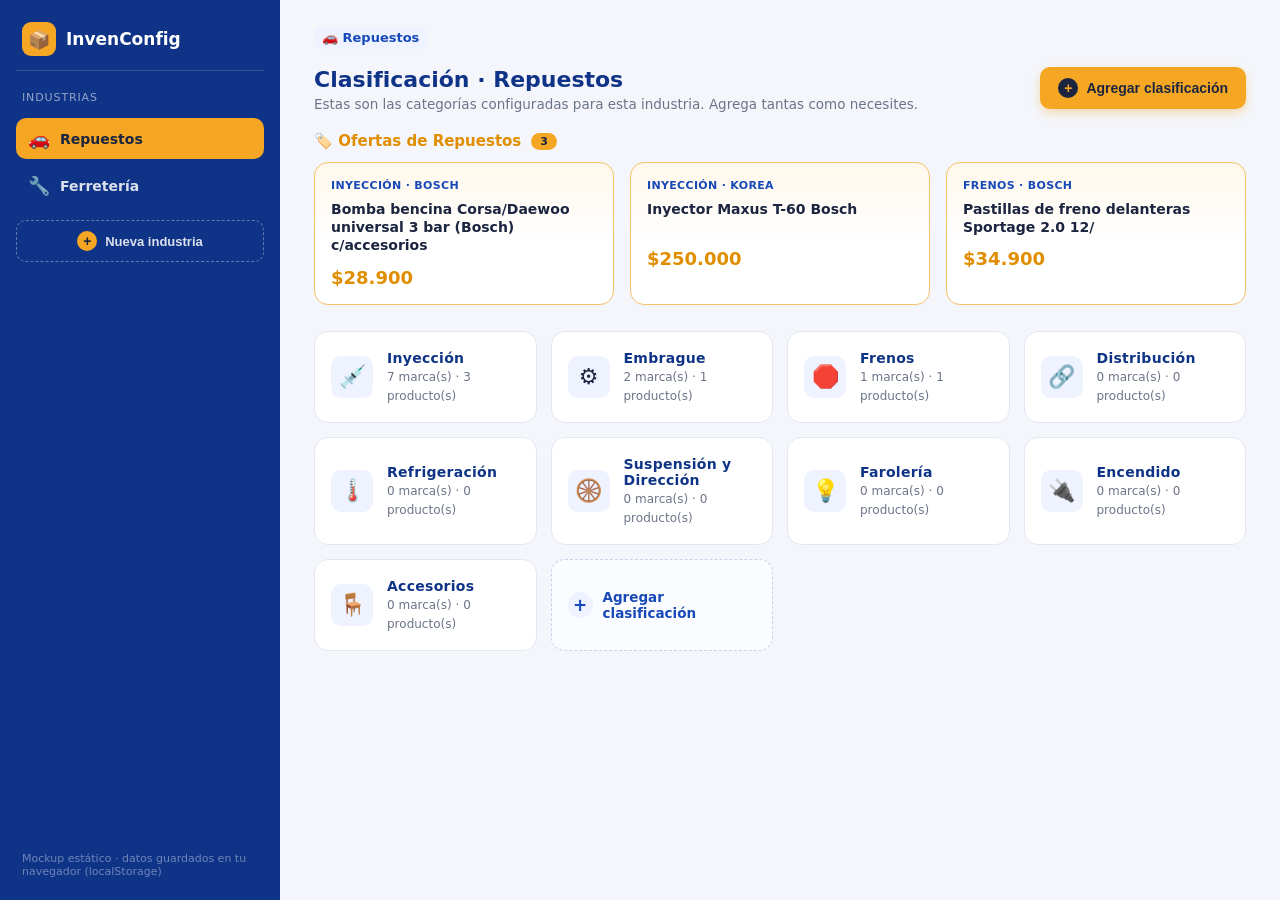
<file: mockups/inventory-system-mockup.html>
<!DOCTYPE html>
<html lang="es">
<head>
<meta charset="UTF-8">
<meta name="viewport" content="width=device-width, initial-scale=1.0">
<title>Mockup · Sistema de Inventario Configurable</title>
<style>
  :root{
    --blue:#1749b8;
    --blue-dark:#0f3487;
    --blue-light:#eef3ff;
    --orange:#f5a623;
    --orange-dark:#e08e00;
    --ink:#1c2540;
    --muted:#6b7488;
    --border:#e3e7f1;
    --bg:#f4f6fb;
    --card:#ffffff;
    --danger:#e5484d;
    --radius:14px;
    font-family:'Segoe UI',system-ui,-apple-system,Roboto,Arial,sans-serif;
  }
  *{box-sizing:border-box;}
  body{
    margin:0;
    background:var(--bg);
    color:var(--ink);
  }
  .app{
    display:grid;
    grid-template-columns:280px 1fr;
    min-height:100vh;
  }
  /* ---------- Sidebar: Industrias ---------- */
  .sidebar{
    background:var(--blue-dark);
    color:#fff;
    padding:22px 16px;
    display:flex;
    flex-direction:column;
    gap:14px;
  }
  .brand{
    display:flex;
    align-items:center;
    gap:10px;
    font-weight:700;
    font-size:17px;
    padding:0 6px 14px;
    border-bottom:1px solid rgba(255,255,255,.15);
  }
  .brand .dot{
    width:34px;height:34px;border-radius:9px;
    background:var(--orange);
    display:flex;align-items:center;justify-content:center;
    font-size:18px;
  }
  .section-label{
    text-transform:uppercase;
    font-size:11px;
    letter-spacing:.08em;
    color:rgba(255,255,255,.55);
    margin:6px 6px 0;
  }
  .industry-list{
    display:flex;
    flex-direction:column;
    gap:6px;
  }
  .industry-item{
    display:flex;
    align-items:center;
    gap:10px;
    padding:10px 12px;
    border-radius:10px;
    cursor:pointer;
    font-size:14px;
    font-weight:600;
    color:rgba(255,255,255,.85);
    transition:background .15s ease;
    position:relative;
  }
  .industry-item:hover{background:rgba(255,255,255,.08);}
  .industry-item.active{
    background:var(--orange);
    color:#1c2540;
  }
  .industry-item .emoji{font-size:18px;width:22px;text-align:center;}
  .industry-item .del{
    margin-left:auto;
    opacity:0;
    background:none;border:none;color:inherit;cursor:pointer;
    font-size:14px;
    padding:2px 4px;
    border-radius:6px;
  }
  .industry-item:hover .del{opacity:.6;}
  .industry-item .del:hover{opacity:1;background:rgba(0,0,0,.15);}

  .add-btn{
    display:flex;
    align-items:center;
    justify-content:center;
    gap:8px;
    width:100%;
    padding:10px 12px;
    border-radius:10px;
    border:1.5px dashed rgba(255,255,255,.35);
    background:transparent;
    color:rgba(255,255,255,.85);
    font-weight:600;
    font-size:13px;
    cursor:pointer;
    transition:all .15s ease;
  }
  .add-btn:hover{
    border-color:var(--orange);
    color:var(--orange);
    background:rgba(255,255,255,.05);
  }
  .add-btn .plus{
    width:20px;height:20px;border-radius:50%;
    background:var(--orange);
    color:#1c2540;
    display:flex;align-items:center;justify-content:center;
    font-size:14px;font-weight:800;
    flex:none;
  }
  .add-btn.light{
    border-color:var(--border);
    color:var(--blue);
    background:#fff;
  }
  .add-btn.light:hover{
    border-color:var(--orange);
    background:#fff8ec;
  }

  .sidebar-footer{
    margin-top:auto;
    font-size:11px;
    color:rgba(255,255,255,.4);
    padding:10px 6px 0;
  }

  /* ---------- Main ---------- */
  .main{
    padding:26px 34px 60px;
    max-width:1180px;
  }
  .breadcrumb{
    display:flex;
    align-items:center;
    flex-wrap:wrap;
    gap:6px;
    font-size:13px;
    color:var(--muted);
    margin-bottom:18px;
  }
  .breadcrumb .crumb{
    cursor:pointer;
    padding:4px 8px;
    border-radius:8px;
  }
  .breadcrumb .crumb:hover{background:#e9edf8;color:var(--blue);}
  .breadcrumb .crumb.current{
    color:var(--blue);
    font-weight:700;
    background:var(--blue-light);
  }
  .breadcrumb .sep{color:#c3cadd;}

  .panel-header{
    display:flex;
    align-items:flex-start;
    justify-content:space-between;
    margin-bottom:20px;
    gap:16px;
    flex-wrap:wrap;
  }
  .panel-header h1{
    font-size:22px;
    margin:0 0 4px;
    color:var(--blue-dark);
  }
  .panel-header p{
    margin:0;
    color:var(--muted);
    font-size:13.5px;
  }

  .btn-primary{
    display:flex;
    align-items:center;
    gap:8px;
    background:var(--orange);
    color:#1c2540;
    border:none;
    padding:11px 18px;
    border-radius:10px;
    font-weight:700;
    font-size:14px;
    cursor:pointer;
    box-shadow:0 4px 10px rgba(245,166,35,.35);
    transition:transform .1s ease, box-shadow .1s ease;
    white-space:nowrap;
  }
  .btn-primary:hover{transform:translateY(-1px);box-shadow:0 6px 14px rgba(245,166,35,.45);}
  .btn-primary .plus-circle{
    width:20px;height:20px;border-radius:50%;
    background:#1c2540;
    color:var(--orange);
    display:flex;align-items:center;justify-content:center;
    font-size:14px;font-weight:800;
  }

  /* Classification grid (icons) */
  .grid-classifications{
    display:grid;
    grid-template-columns:repeat(auto-fill,minmax(190px,1fr));
    gap:14px;
  }
  .class-card{
    background:var(--card);
    border:1px solid var(--border);
    border-radius:var(--radius);
    padding:18px 16px;
    display:flex;
    align-items:center;
    gap:14px;
    cursor:pointer;
    transition:box-shadow .15s ease, transform .15s ease, border-color .15s ease;
    position:relative;
  }
  .class-card:hover{
    box-shadow:0 8px 20px rgba(23,73,184,.1);
    transform:translateY(-2px);
    border-color:#c9d6f5;
  }
  .class-card .icon{
    width:42px;height:42px;
    border-radius:10px;
    background:var(--blue-light);
    display:flex;align-items:center;justify-content:center;
    font-size:22px;
    flex:none;
  }
  .class-card .info b{
    display:block;
    color:var(--blue-dark);
    font-size:14px;
    letter-spacing:.02em;
  }
  .class-card .info span{
    font-size:12px;
    color:var(--muted);
  }
  .class-card .del{
    position:absolute;
    top:8px;right:8px;
    background:none;border:none;
    color:var(--muted);
    opacity:0;
    cursor:pointer;
    font-size:14px;
    padding:3px 6px;
    border-radius:6px;
  }
  .class-card:hover .del{opacity:1;}
  .class-card .del:hover{background:#fde8e8;color:var(--danger);}

  .add-tile{
    border:1.5px dashed #c7d1ea;
    background:#fbfcff;
    border-radius:var(--radius);
    display:flex;
    align-items:center;
    justify-content:center;
    gap:10px;
    color:var(--blue);
    font-weight:700;
    font-size:13.5px;
    cursor:pointer;
    padding:18px 16px;
    min-height:78px;
    transition:all .15s ease;
  }
  .add-tile:hover{
    border-color:var(--orange);
    background:#fff8ec;
    color:var(--orange-dark);
  }
  .add-tile .plus{
    width:26px;height:26px;border-radius:50%;
    background:var(--blue-light);
    color:var(--blue);
    display:flex;align-items:center;justify-content:center;
    font-size:17px;font-weight:800;
  }
  .add-tile:hover .plus{background:var(--orange);color:#fff;}

  /* Brand list (like the "MARCAS" panel) */
  .brand-grid{
    display:grid;
    grid-template-columns:repeat(auto-fill,minmax(170px,1fr));
    gap:12px;
  }
  .brand-chip{
    background:var(--card);
    border:1px solid var(--border);
    border-radius:12px;
    padding:14px 16px;
    cursor:pointer;
    font-weight:700;
    font-size:13.5px;
    color:var(--blue-dark);
    display:flex;
    align-items:center;
    justify-content:space-between;
    gap:8px;
    transition:all .15s ease;
    position:relative;
  }
  .brand-chip:hover{
    border-color:var(--orange);
    background:#fffaf0;
    transform:translateY(-2px);
    box-shadow:0 8px 18px rgba(245,166,35,.12);
  }
  .brand-chip .count{
    font-size:11px;
    font-weight:700;
    background:var(--blue-light);
    color:var(--blue);
    padding:2px 8px;
    border-radius:999px;
  }
  .brand-chip .del{
    position:absolute;top:6px;right:6px;
    background:none;border:none;color:var(--muted);
    opacity:0;cursor:pointer;font-size:13px;padding:2px 5px;border-radius:6px;
  }
  .brand-chip:hover .del{opacity:1;}
  .brand-chip .del:hover{background:#fde8e8;color:var(--danger);}

  /* Product grid (like price cards) */
  .product-grid{
    display:grid;
    grid-template-columns:repeat(auto-fill,minmax(230px,1fr));
    gap:16px;
  }
  .product-card{
    background:var(--card);
    border:1px solid var(--border);
    border-radius:var(--radius);
    padding:18px;
    text-align:left;
    position:relative;
    transition:box-shadow .15s ease, transform .15s ease;
  }
  .product-card:hover{
    box-shadow:0 10px 22px rgba(23,73,184,.1);
    transform:translateY(-2px);
  }
  .product-card .tag{
    color:var(--orange-dark);
    font-weight:700;
    font-size:11px;
    letter-spacing:.06em;
    text-transform:uppercase;
    margin-bottom:8px;
    display:inline-block;
  }
  .product-card .name{
    color:var(--blue);
    font-weight:800;
    font-size:14.5px;
    line-height:1.3;
    margin-bottom:14px;
    min-height:38px;
  }
  .product-card .price{
    font-size:19px;
    font-weight:800;
    color:var(--ink);
  }
  .product-card .sku{
    margin-top:6px;
    font-size:11px;
    color:var(--muted);
  }
  .product-card .del{
    position:absolute;top:10px;right:10px;
    background:none;border:none;color:var(--muted);
    opacity:0;cursor:pointer;font-size:14px;padding:3px 6px;border-radius:6px;
  }
  .product-card:hover .del{opacity:1;}
  .product-card .del:hover{background:#fde8e8;color:var(--danger);}
  .product-card.on-sale{
    border-color:#f7c877;
    background:linear-gradient(180deg,#fffaf0 0%,#ffffff 60%);
  }
  .product-card .top-row{
    display:flex;
    align-items:flex-start;
    justify-content:space-between;
    gap:8px;
    padding-right:22px;
  }
  .offer-ribbon{
    display:inline-flex;
    align-items:center;
    gap:4px;
    background:var(--orange);
    color:#1c2540;
    font-size:10.5px;
    font-weight:800;
    letter-spacing:.03em;
    padding:3px 8px;
    border-radius:999px;
    text-transform:uppercase;
  }
  .sale-toggle{
    display:flex;
    align-items:center;
    gap:7px;
    margin-top:14px;
    padding-top:12px;
    border-top:1px dashed var(--border);
    font-size:12.5px;
    font-weight:600;
    color:var(--muted);
    cursor:pointer;
    user-select:none;
  }
  .sale-toggle input{
    width:16px;height:16px;
    accent-color:var(--orange);
    cursor:pointer;
  }
  .sale-toggle.active{color:var(--orange-dark);}

  /* ---------- Ofertas (home de la industria) ---------- */
  .offers-section{
    margin-bottom:26px;
  }
  .offers-section .offers-heading{
    display:flex;
    align-items:center;
    gap:10px;
    margin-bottom:12px;
  }
  .offers-section .offers-heading h2{
    font-size:15px;
    margin:0;
    color:var(--orange-dark);
    display:flex;
    align-items:center;
    gap:8px;
  }
  .offers-section .offers-heading .count-pill{
    background:var(--orange);
    color:#1c2540;
    font-size:11px;
    font-weight:800;
    padding:2px 9px;
    border-radius:999px;
  }
  .offers-grid{
    display:grid;
    grid-template-columns:repeat(auto-fill,minmax(230px,1fr));
    gap:16px;
  }
  .offer-card{
    background:linear-gradient(180deg,#fff8ec 0%,#ffffff 55%);
    border:1.5px solid #f4c26b;
    border-radius:var(--radius);
    padding:16px;
    cursor:pointer;
    transition:box-shadow .15s ease, transform .15s ease;
  }
  .offer-card:hover{
    box-shadow:0 10px 22px rgba(245,166,35,.22);
    transform:translateY(-2px);
  }
  .offer-card .path{
    font-size:11px;
    font-weight:700;
    color:var(--blue);
    text-transform:uppercase;
    letter-spacing:.03em;
    margin-bottom:8px;
  }
  .offer-card .name{
    color:var(--ink);
    font-weight:800;
    font-size:14px;
    line-height:1.3;
    margin-bottom:12px;
    min-height:36px;
  }
  .offer-card .price{
    font-size:18px;
    font-weight:800;
    color:var(--orange-dark);
  }
  .offers-empty{
    border:1.5px dashed var(--border);
    border-radius:var(--radius);
    padding:16px 18px;
    color:var(--muted);
    font-size:13px;
    background:#fbfcff;
  }

  .empty-state{
    border:1.5px dashed var(--border);
    border-radius:var(--radius);
    padding:40px 20px;
    text-align:center;
    color:var(--muted);
    background:#fbfcff;
  }
  .empty-state b{display:block;color:var(--blue-dark);margin-bottom:6px;font-size:15px;}

  /* Modal */
  .overlay{
    position:fixed;inset:0;
    background:rgba(15,25,55,.45);
    display:none;
    align-items:center;
    justify-content:center;
    z-index:50;
    padding:20px;
  }
  .overlay.show{display:flex;}
  .modal{
    background:#fff;
    border-radius:16px;
    width:100%;
    max-width:420px;
    padding:26px;
    box-shadow:0 20px 60px rgba(0,0,0,.25);
  }
  .modal h3{
    margin:0 0 4px;
    color:var(--blue-dark);
    font-size:18px;
  }
  .modal p.sub{
    margin:0 0 18px;
    color:var(--muted);
    font-size:13px;
  }
  .field{margin-bottom:14px;}
  .field label{
    display:block;
    font-size:12.5px;
    font-weight:700;
    color:var(--ink);
    margin-bottom:6px;
  }
  .field input, .field select, .field textarea{
    width:100%;
    padding:10px 12px;
    border-radius:9px;
    border:1.5px solid var(--border);
    font-size:14px;
    font-family:inherit;
    outline:none;
    transition:border-color .15s ease;
  }
  .field input:focus, .field select:focus, .field textarea:focus{
    border-color:var(--blue);
  }
  .field-row{display:flex;gap:10px;}
  .field-row .field{flex:1;}
  .emoji-picker{
    display:flex;
    flex-wrap:wrap;
    gap:6px;
  }
  .emoji-opt{
    width:38px;height:38px;
    border-radius:9px;
    border:1.5px solid var(--border);
    background:#fff;
    font-size:18px;
    display:flex;align-items:center;justify-content:center;
    cursor:pointer;
  }
  .emoji-opt.sel{border-color:var(--orange);background:#fff8ec;}
  .checkbox-field{
    display:flex;
    align-items:center;
    gap:9px;
    padding:10px 12px;
    border:1.5px solid var(--border);
    border-radius:9px;
    font-size:13.5px;
    font-weight:600;
    color:var(--ink);
    cursor:pointer;
  }
  .checkbox-field input{
    width:17px;height:17px;
    accent-color:var(--orange);
    cursor:pointer;
  }
  .modal-actions{
    display:flex;
    justify-content:flex-end;
    gap:10px;
    margin-top:20px;
  }
  .btn-ghost{
    padding:10px 16px;
    border-radius:9px;
    border:1.5px solid var(--border);
    background:#fff;
    color:var(--muted);
    font-weight:600;
    font-size:13.5px;
    cursor:pointer;
  }
  .btn-ghost:hover{background:#f2f4f9;}
  .btn-confirm{
    padding:10px 18px;
    border-radius:9px;
    border:none;
    background:var(--blue);
    color:#fff;
    font-weight:700;
    font-size:13.5px;
    cursor:pointer;
  }
  .btn-confirm:hover{background:var(--blue-dark);}

  .badge-note{
    display:inline-flex;
    align-items:center;
    gap:6px;
    background:#eaf7ee;
    color:#1f8a4c;
    font-size:11.5px;
    font-weight:700;
    padding:4px 10px;
    border-radius:999px;
    margin-left:10px;
  }

  @media (max-width:760px){
    .app{grid-template-columns:1fr;}
    .sidebar{
      flex-direction:row;
      overflow-x:auto;
      align-items:center;
    }
    .industry-list{flex-direction:row;}
    .main{padding:20px 16px 50px;}
  }
</style>
</head>
<body>

<div class="app">
  <!-- ================= SIDEBAR: INDUSTRIAS ================= -->
  <aside class="sidebar">
    <div class="brand"><span class="dot">📦</span> InvenConfig</div>
    <div class="section-label">Industrias</div>
    <div class="industry-list" id="industryList"></div>
    <button class="add-btn" onclick="openIndustryModal()">
      <span class="plus">+</span> Nueva industria
    </button>
    <div class="sidebar-footer">Mockup estático · datos guardados en tu navegador (localStorage)</div>
  </aside>

  <!-- ================= MAIN CONTENT ================= -->
  <main class="main">
    <div class="breadcrumb" id="breadcrumb"></div>

    <div class="panel-header">
      <div>
        <h1 id="panelTitle">—</h1>
        <p id="panelSubtitle"></p>
      </div>
      <button class="btn-primary" id="mainAddBtn"></button>
    </div>

    <div id="content"></div>
  </main>
</div>

<!-- ================= MODAL ================= -->
<div class="overlay" id="overlay">
  <div class="modal">
    <h3 id="modalTitle">Agregar</h3>
    <p class="sub" id="modalSub">Completa los datos.</p>
    <div id="modalFields"></div>
    <div class="modal-actions">
      <button class="btn-ghost" onclick="closeModal()">Cancelar</button>
      <button class="btn-confirm" onclick="confirmModal()">Guardar</button>
    </div>
  </div>
</div>

<script>
/* =========================================================================
   MODELO DE DATOS
   Industria -> Clasificaciones -> Marcas (sub-clasificación) -> Productos
   Todo es configurable: puedes agregar N industrias, N clasificaciones
   por industria, N marcas por clasificación y N productos por marca.
   ========================================================================= */

const STORAGE_KEY = "inv_mockup_data_v1";

const seed = {
  industries: [
    {
      id: "ind_repuestos",
      name: "Repuestos",
      icon: "🚗",
      classifications: [
        {
          id: "cls_inyeccion",
          name: "Inyección",
          icon: "💉",
          brands: [
            {
              id: "brd_bosch",
              name: "Bosch",
              products: [
                { id: "p1", name: "Bomba bencina Corsa/Daewoo universal 3 bar (Bosch) c/accesorios", price: 28900, sku: "INY-BOS-001", onSale: true },
                { id: "p2", name: "Inyector Santa Fe 2.2 10/ D4HB Sorento 2.2 10/ Sportage 2.0 11/", price: 258500, sku: "INY-BOS-002", onSale: false }
              ]
            },
            { id: "brd_china", name: "China", products: [] },
            {
              id: "brd_korea", name: "Korea", products: [
                { id: "p3", name: "Inyector Maxus T-60 Bosch", price: 250000, sku: "INY-KOR-001", onSale: true }
              ]
            },
            { id: "brd_delphi", name: "Delphi", products: [] },
            { id: "brd_denso", name: "Denso", products: [] },
            { id: "brd_japon", name: "Japón", products: [] },
            { id: "brd_kemp", name: "Kemp", products: [] }
          ]
        },
        {
          id: "cls_embrague", name: "Embrague", icon: "⚙️",
          brands: [
            { id: "brd_e1", name: "Sachs", products: [
              { id: "p4", name: "Kit de embrague Aveo 1.4 08/", price: 89900, sku: "EMB-SAC-001", onSale: false }
            ]},
            { id: "brd_e2", name: "Valeo", products: [] }
          ]
        },
        {
          id: "cls_frenos", name: "Frenos", icon: "🛑",
          brands: [
            { id: "brd_f1", name: "Bosch", products: [
              { id: "p5", name: "Pastillas de freno delanteras Sportage 2.0 12/", price: 34900, sku: "FRE-BOS-001", onSale: true }
            ]}
          ]
        },
        { id: "cls_distribucion", name: "Distribución", icon: "🔗", brands: [] },
        { id: "cls_refrigeracion", name: "Refrigeración", icon: "🌡️", brands: [] },
        { id: "cls_suspension", name: "Suspensión y Dirección", icon: "🛞", brands: [] },
        { id: "cls_faroleria", name: "Farolería", icon: "💡", brands: [] },
        { id: "cls_encendido", name: "Encendido", icon: "🔌", brands: [] },
        { id: "cls_accesorios", name: "Accesorios", icon: "🪑", brands: [] }
      ]
    },
    {
      id: "ind_ferreteria",
      name: "Ferretería",
      icon: "🔧",
      classifications: [
        { id: "cls_herramientas", name: "Herramientas manuales", icon: "🔨", brands: [
          { id: "brd_stanley", name: "Stanley", products: [
            { id: "p6", name: "Martillo de uña 16 oz mango fibra", price: 8900, sku: "HER-STA-001", onSale: true }
          ]}
        ]},
        { id: "cls_electricos", name: "Materiales eléctricos", icon: "🔌", brands: [] }
      ]
    }
  ]
};

let data = loadData();
let state = { industryId: null, classId: null, brandId: null };

function loadData(){
  try{
    const raw = localStorage.getItem(STORAGE_KEY);
    if(raw) return JSON.parse(raw);
  }catch(e){}
  return JSON.parse(JSON.stringify(seed));
}
function saveData(){
  localStorage.setItem(STORAGE_KEY, JSON.stringify(data));
}
function uid(prefix){
  return prefix + "_" + Math.random().toString(36).slice(2,9);
}
function money(n){
  return "$" + Number(n).toLocaleString("es-CL");
}

/* ---------- lookups ---------- */
function getIndustry(id){ return data.industries.find(i=>i.id===id); }
function getClass(ind, id){ return ind.classifications.find(c=>c.id===id); }
function getBrand(cls, id){ return cls.brands.find(b=>b.id===id); }

function getIndustryOffers(ind){
  const offers = [];
  ind.classifications.forEach(c=>{
    c.brands.forEach(b=>{
      b.products.forEach(p=>{
        if(p.onSale) offers.push({ product:p, classification:c, brand:b });
      });
    });
  });
  return offers;
}

/* ---------- render sidebar ---------- */
function renderSidebar(){
  const list = document.getElementById("industryList");
  list.innerHTML = "";
  data.industries.forEach(ind=>{
    const div = document.createElement("div");
    div.className = "industry-item" + (ind.id===state.industryId ? " active" : "");
    div.innerHTML = `<span class="emoji">${ind.icon}</span><span>${escapeHtml(ind.name)}</span>
      <button class="del" title="Eliminar industria" onclick="event.stopPropagation(); deleteIndustry('${ind.id}')">✕</button>`;
    div.onclick = ()=>{ state.industryId = ind.id; state.classId=null; state.brandId=null; render(); };
    list.appendChild(div);
  });
}

/* ---------- breadcrumb ---------- */
function renderBreadcrumb(){
  const bc = document.getElementById("breadcrumb");
  const parts = [];
  const ind = getIndustry(state.industryId);
  parts.push({label: ind ? `${ind.icon} ${ind.name}` : "Selecciona una industria", fn:()=>{state.classId=null; state.brandId=null; render();}, current: !state.classId});
  if(ind && state.classId){
    const cls = getClass(ind, state.classId);
    if(cls){
      parts.push({label:`${cls.icon} ${cls.name}`, fn:()=>{state.brandId=null; render();}, current: !state.brandId});
      if(state.brandId){
        const brd = getBrand(cls, state.brandId);
        if(brd) parts.push({label: brd.name, fn:()=>{render();}, current:true});
      }
    }
  }
  bc.innerHTML = "";
  parts.forEach((p,i)=>{
    if(i>0){
      const sep = document.createElement("span");
      sep.className="sep"; sep.textContent="›";
      bc.appendChild(sep);
    }
    const c = document.createElement("span");
    c.className = "crumb" + (p.current ? " current" : "");
    c.textContent = p.label;
    c.onclick = p.fn;
    bc.appendChild(c);
  });
}

/* ---------- main render dispatcher ---------- */
function render(){
  saveData();
  renderSidebar();
  renderBreadcrumb();

  const ind = getIndustry(state.industryId);
  const content = document.getElementById("content");
  const title = document.getElementById("panelTitle");
  const subtitle = document.getElementById("panelSubtitle");
  const mainAddBtn = document.getElementById("mainAddBtn");

  if(!ind){
    title.textContent = "Ninguna industria seleccionada";
    subtitle.textContent = "Crea o elige una industria en el panel izquierdo para configurar su clasificación.";
    mainAddBtn.style.display="none";
    content.innerHTML = `<div class="empty-state"><b>No hay industria seleccionada</b>Usa "+ Nueva industria" en la barra lateral para comenzar.</div>`;
    return;
  }

  const cls = state.classId ? getClass(ind, state.classId) : null;
  const brd = (cls && state.brandId) ? getBrand(cls, state.brandId) : null;

  if(!cls){
    // ------- Vista: clasificaciones de la industria -------
    title.textContent = `Clasificación · ${ind.name}`;
    subtitle.textContent = "Estas son las categorías configuradas para esta industria. Agrega tantas como necesites.";
    mainAddBtn.style.display="flex";
    mainAddBtn.innerHTML = `<span class="plus-circle">+</span> Agregar clasificación`;
    mainAddBtn.onclick = openClassModal;

    content.innerHTML = "";

    // ------- Ofertas de la industria (home) -------
    const offers = getIndustryOffers(ind);
    const offersSection = document.createElement("div");
    offersSection.className = "offers-section";
    const offersHtml = [`
      <div class="offers-heading">
        <h2>🏷️ Ofertas de ${escapeHtml(ind.name)}</h2>
        <span class="count-pill">${offers.length}</span>
      </div>`];
    if(offers.length === 0){
      offersHtml.push(`<div class="offers-empty">Todavía no hay productos marcados como oferta en esta industria. Activa el check "En oferta" en cualquier producto para que aparezca aquí.</div>`);
    } else {
      offersHtml.push(`<div class="offers-grid">${offers.map(o => `
        <div class="offer-card" data-cls="${o.classification.id}" data-brand="${o.brand.id}">
          <div class="path">${escapeHtml(o.classification.name)} · ${escapeHtml(o.brand.name)}</div>
          <div class="name">${escapeHtml(o.product.name)}</div>
          <div class="price">${money(o.product.price)}</div>
        </div>`).join("")}</div>`);
    }
    offersSection.innerHTML = offersHtml.join("");
    offersSection.querySelectorAll(".offer-card").forEach(el=>{
      el.onclick = ()=>{ state.classId = el.dataset.cls; state.brandId = el.dataset.brand; render(); };
    });
    content.appendChild(offersSection);

    const grid = document.createElement("div");
    grid.className = "grid-classifications";
    ind.classifications.forEach(c=>{
      const totalProducts = c.brands.reduce((s,b)=>s+b.products.length,0);
      const card = document.createElement("div");
      card.className = "class-card";
      card.innerHTML = `
        <button class="del" title="Eliminar clasificación" onclick="event.stopPropagation(); deleteClass('${c.id}')">✕</button>
        <div class="icon">${c.icon}</div>
        <div class="info">
          <b>${escapeHtml(c.name)}</b>
          <span>${c.brands.length} marca(s) · ${totalProducts} producto(s)</span>
        </div>`;
      card.onclick = ()=>{ state.classId = c.id; state.brandId=null; render(); };
      grid.appendChild(card);
    });
    const addTile = document.createElement("div");
    addTile.className = "add-tile";
    addTile.innerHTML = `<span class="plus">+</span> Agregar clasificación`;
    addTile.onclick = openClassModal;
    grid.appendChild(addTile);

    content.appendChild(grid);
    return;
  }

  if(!brd){
    // ------- Vista: marcas (sub-clasificación) de la clasificación -------
    title.innerHTML = `${cls.icon} ${escapeHtml(cls.name)} <span class="badge-note">MARCAS</span>`;
    subtitle.textContent = `Sub-clasificación configurable dentro de "${ind.name} → ${cls.name}". Cada marca agrupa sus propios productos.`;
    mainAddBtn.style.display="flex";
    mainAddBtn.innerHTML = `<span class="plus-circle">+</span> Agregar marca`;
    mainAddBtn.onclick = openBrandModal;

    const grid = document.createElement("div");
    grid.className = "brand-grid";
    cls.brands.forEach(b=>{
      const chip = document.createElement("div");
      chip.className = "brand-chip";
      chip.innerHTML = `
        <button class="del" title="Eliminar marca" onclick="event.stopPropagation(); deleteBrand('${b.id}')">✕</button>
        <span>${escapeHtml(b.name)}</span>
        <span class="count">${b.products.length}</span>`;
      chip.onclick = ()=>{ state.brandId = b.id; render(); };
      grid.appendChild(chip);
    });
    const addTile = document.createElement("div");
    addTile.className = "add-tile";
    addTile.innerHTML = `<span class="plus">+</span> Agregar marca`;
    addTile.onclick = openBrandModal;
    grid.appendChild(addTile);

    content.innerHTML = "";
    content.appendChild(grid);
    return;
  }

  // ------- Vista: productos de la marca -------
  title.innerHTML = `${escapeHtml(brd.name)} <span class="badge-note">${cls.name.toUpperCase()}</span>`;
  subtitle.textContent = `Productos configurados para "${ind.name} → ${cls.name} → ${brd.name}".`;
  mainAddBtn.style.display="flex";
  mainAddBtn.innerHTML = `<span class="plus-circle">+</span> Agregar producto`;
  mainAddBtn.onclick = openProductModal;

  content.innerHTML = "";
  if(brd.products.length === 0){
    const empty = document.createElement("div");
    empty.className = "empty-state";
    empty.innerHTML = `<b>Sin productos todavía</b>Agrega el primer producto de "${escapeHtml(brd.name)}".`;
    content.appendChild(empty);
  } else {
    const grid = document.createElement("div");
    grid.className = "product-grid";
    brd.products.forEach(p=>{
      const card = document.createElement("div");
      card.className = "product-card" + (p.onSale ? " on-sale" : "");
      card.innerHTML = `
        <button class="del" title="Eliminar producto" onclick="event.stopPropagation(); deleteProduct('${p.id}')">✕</button>
        <div class="top-row">
          <span class="tag">${escapeHtml(cls.name)}</span>
          ${p.onSale ? `<span class="offer-ribbon">🏷️ Oferta</span>` : ``}
        </div>
        <div class="name">${escapeHtml(p.name)}</div>
        <div class="price">${money(p.price)}</div>
        <div class="sku">SKU: ${escapeHtml(p.sku || "-")}</div>
        <label class="sale-toggle${p.onSale ? " active" : ""}">
          <input type="checkbox" ${p.onSale ? "checked" : ""} onchange="toggleSale('${p.id}', this.checked)" />
          En oferta
        </label>`;
      grid.appendChild(card);
    });
    content.appendChild(grid);
  }
  const addTile = document.createElement("div");
  addTile.className = "add-tile";
  addTile.style.marginTop = "16px";
  addTile.innerHTML = `<span class="plus">+</span> Agregar producto`;
  addTile.onclick = openProductModal;
  content.appendChild(addTile);
}

function escapeHtml(s){
  return String(s).replace(/[&<>"']/g, m=>({"&":"&amp;","<":"&lt;",">":"&gt;",'"':"&quot;","'":"&#39;"}[m]));
}

/* =========================================================================
   MODAL genérico para agregar entidades
   ========================================================================= */
const ICONS_INDUSTRY = ["🚗","🔧","👕","💊","🍔","📱","🏠","🐾","📚","🧴"];
const ICONS_CLASS = ["💉","⚙️","🛑","🔗","🌡️","🛞","💡","🔌","🪑","🧰","🎯","🧩"];

let modalMode = null;
let iconSelection = null;

function openModal(){ document.getElementById("overlay").classList.add("show"); }
function closeModal(){ document.getElementById("overlay").classList.remove("show"); }

function openIndustryModal(){
  modalMode = "industry";
  iconSelection = ICONS_INDUSTRY[0];
  document.getElementById("modalTitle").textContent = "Nueva industria";
  document.getElementById("modalSub").textContent = "Define un nuevo rubro de negocio (ej: Repuestos, Ferretería, Ropa, Farmacia...).";
  document.getElementById("modalFields").innerHTML = `
    <div class="field">
      <label>Nombre de la industria</label>
      <input id="f_name" type="text" placeholder="Ej: Repuestos automotrices" />
    </div>
    <div class="field">
      <label>Ícono</label>
      <div class="emoji-picker" id="f_icons"></div>
    </div>`;
  renderIconPicker(ICONS_INDUSTRY);
  openModal();
}

function openClassModal(){
  modalMode = "class";
  iconSelection = ICONS_CLASS[0];
  document.getElementById("modalTitle").textContent = "Nueva clasificación";
  document.getElementById("modalSub").textContent = `Agrega una categoría dentro de "${getIndustry(state.industryId).name}" (ej: Inyección, Frenos, Suspensión...).`;
  document.getElementById("modalFields").innerHTML = `
    <div class="field">
      <label>Nombre de la clasificación</label>
      <input id="f_name" type="text" placeholder="Ej: Inyección" />
    </div>
    <div class="field">
      <label>Ícono</label>
      <div class="emoji-picker" id="f_icons"></div>
    </div>`;
  renderIconPicker(ICONS_CLASS);
  openModal();
}

function openBrandModal(){
  modalMode = "brand";
  const cls = getClass(getIndustry(state.industryId), state.classId);
  document.getElementById("modalTitle").textContent = "Nueva marca / sub-clasificación";
  document.getElementById("modalSub").textContent = `Agrega una marca dentro de "${cls.name}" (ej: Bosch, Denso, Delphi...).`;
  document.getElementById("modalFields").innerHTML = `
    <div class="field">
      <label>Nombre de la marca</label>
      <input id="f_name" type="text" placeholder="Ej: Bosch" />
    </div>`;
  openModal();
}

function openProductModal(){
  modalMode = "product";
  const ind = getIndustry(state.industryId);
  const cls = getClass(ind, state.classId);
  const brd = getBrand(cls, state.brandId);
  document.getElementById("modalTitle").textContent = "Nuevo producto";
  document.getElementById("modalSub").textContent = `Agrega un producto dentro de "${ind.name} → ${cls.name} → ${brd.name}".`;
  document.getElementById("modalFields").innerHTML = `
    <div class="field">
      <label>Nombre del producto</label>
      <input id="f_name" type="text" placeholder="Ej: Inyector Santa Fe 2.2 D4HB" />
    </div>
    <div class="field-row">
      <div class="field">
        <label>Precio (CLP)</label>
        <input id="f_price" type="number" min="0" placeholder="Ej: 28900" />
      </div>
      <div class="field">
        <label>SKU / código</label>
        <input id="f_sku" type="text" placeholder="Ej: INY-BOS-001" />
      </div>
    </div>
    <label class="checkbox-field">
      <input id="f_onsale" type="checkbox" />
      🏷️ Marcar como oferta
    </label>`;
  openModal();
}

function renderIconPicker(icons){
  const wrap = document.getElementById("f_icons");
  wrap.innerHTML = "";
  icons.forEach((ic,i)=>{
    const btn = document.createElement("div");
    btn.className = "emoji-opt" + (i===0 ? " sel" : "");
    btn.textContent = ic;
    btn.onclick = ()=>{
      wrap.querySelectorAll(".emoji-opt").forEach(e=>e.classList.remove("sel"));
      btn.classList.add("sel");
      iconSelection = ic;
    };
    wrap.appendChild(btn);
  });
}

function confirmModal(){
  const nameEl = document.getElementById("f_name");
  const name = nameEl ? nameEl.value.trim() : "";
  if(!name){
    nameEl.style.borderColor = "var(--danger)";
    nameEl.focus();
    return;
  }

  if(modalMode === "industry"){
    const newInd = { id: uid("ind"), name, icon: iconSelection, classifications: [] };
    data.industries.push(newInd);
    state.industryId = newInd.id; state.classId=null; state.brandId=null;
  }
  else if(modalMode === "class"){
    const ind = getIndustry(state.industryId);
    const newCls = { id: uid("cls"), name, icon: iconSelection, brands: [] };
    ind.classifications.push(newCls);
    state.classId = newCls.id; state.brandId=null;
  }
  else if(modalMode === "brand"){
    const ind = getIndustry(state.industryId);
    const cls = getClass(ind, state.classId);
    const newBrand = { id: uid("brd"), name, products: [] };
    cls.brands.push(newBrand);
    state.brandId = newBrand.id;
  }
  else if(modalMode === "product"){
    const ind = getIndustry(state.industryId);
    const cls = getClass(ind, state.classId);
    const brd = getBrand(cls, state.brandId);
    const price = Number(document.getElementById("f_price").value) || 0;
    const sku = document.getElementById("f_sku").value.trim();
    const onSale = document.getElementById("f_onsale").checked;
    brd.products.push({ id: uid("p"), name, price, sku, onSale });
  }

  closeModal();
  render();
}

/* ---------- oferta toggle ---------- */
function toggleSale(productId, checked){
  const ind = getIndustry(state.industryId);
  const cls = getClass(ind, state.classId);
  const brd = getBrand(cls, state.brandId);
  const product = brd.products.find(p=>p.id===productId);
  if(product) product.onSale = checked;
  render();
}

/* ---------- delete handlers ---------- */
function deleteIndustry(id){
  if(!confirm("¿Eliminar esta industria y toda su clasificación configurada?")) return;
  data.industries = data.industries.filter(i=>i.id!==id);
  if(state.industryId === id){ state.industryId=null; state.classId=null; state.brandId=null; }
  render();
}
function deleteClass(id){
  if(!confirm("¿Eliminar esta clasificación (marcas y productos incluidos)?")) return;
  const ind = getIndustry(state.industryId);
  ind.classifications = ind.classifications.filter(c=>c.id!==id);
  if(state.classId === id){ state.classId=null; state.brandId=null; }
  render();
}
function deleteBrand(id){
  if(!confirm("¿Eliminar esta marca y sus productos?")) return;
  const cls = getClass(getIndustry(state.industryId), state.classId);
  cls.brands = cls.brands.filter(b=>b.id!==id);
  if(state.brandId === id) state.brandId=null;
  render();
}
function deleteProduct(id){
  if(!confirm("¿Eliminar este producto?")) return;
  const brd = getBrand(getClass(getIndustry(state.industryId), state.classId), state.brandId);
  brd.products = brd.products.filter(p=>p.id!==id);
  render();
}

/* ---------- init ---------- */
state.industryId = data.industries[0] ? data.industries[0].id : null;
render();
</script>
</body>
</html>
</file>
<file: src/PlanesServicio.Mockup/css/styles.css>
:root {
  --bg: #ffffff;
  --sidebar-bg: #fbfbfa;
  --column-bg: #f7f7f5;
  --border: #e9e9e7;
  --border-strong: #d9d9d6;
  --text: #37352f;
  --text-muted: #8b8a86;
  --accent: #2383e2;
  --accent-soft: #e8f2fd;
  --danger: #e03e3e;
  --danger-soft: #fbe4e4;
  --success: #2f9e44;
  --shadow-card: 0 1px 2px rgba(15, 15, 15, 0.08), 0 1px 1px rgba(15, 15, 15, 0.04);
  --radius: 8px;
}

* { box-sizing: border-box; }

body {
  margin: 0;
  font-family: -apple-system, BlinkMacSystemFont, "Segoe UI", "Helvetica Neue", Helvetica, Arial, sans-serif;
  color: var(--text);
  background: var(--bg);
}

#app { display: flex; flex-direction: column; min-height: 100vh; }

/* ---------------- Topbar ---------------- */
.topbar {
  display: flex;
  align-items: center;
  justify-content: space-between;
  gap: 16px;
  padding: 10px 20px;
  border-bottom: 1px solid var(--border);
  background: var(--bg);
  position: sticky;
  top: 0;
  z-index: 20;
}

.brand { display: flex; align-items: center; gap: 8px; font-weight: 600; }
.brand-logo { font-size: 20px; }
.brand-name { font-size: 15px; }
.mock-badge {
  font-size: 10px;
  font-weight: 700;
  letter-spacing: 0.04em;
  color: #9a6700;
  background: #fff3d6;
  border: 1px solid #f2d38a;
  border-radius: 4px;
  padding: 2px 6px;
  cursor: help;
}

.tabs { display: flex; gap: 4px; background: var(--column-bg); padding: 3px; border-radius: 8px; }
.tab-btn {
  border: none;
  background: transparent;
  padding: 6px 14px;
  border-radius: 6px;
  font-size: 13px;
  font-weight: 500;
  color: var(--text-muted);
  cursor: pointer;
}
.tab-btn.active { background: var(--bg); color: var(--text); box-shadow: var(--shadow-card); }

.topbar-actions { display: flex; align-items: center; gap: 8px; }
.save-status { font-size: 12px; color: var(--text-muted); min-width: 70px; text-align: right; }

.btn-ghost, .btn-primary, .btn-danger, .btn-add-servicio {
  border: 1px solid var(--border-strong);
  background: var(--bg);
  color: var(--text);
  padding: 6px 12px;
  border-radius: 6px;
  font-size: 13px;
  cursor: pointer;
  display: inline-flex;
  align-items: center;
  gap: 6px;
}
.btn-ghost:hover { background: var(--column-bg); }
.btn-primary { background: var(--accent); border-color: var(--accent); color: #fff; font-weight: 600; }
.btn-primary:hover { filter: brightness(1.05); }
.btn-danger { color: var(--danger); border-color: var(--danger-soft); }
.btn-danger:hover { background: var(--danger-soft); }

.auth-area { display: flex; align-items: center; gap: 8px; font-size: 13px; }
.auth-user { display: flex; align-items: center; gap: 6px; padding: 4px 10px; background: var(--column-bg); border-radius: 20px; }
.auth-avatar { width: 20px; height: 20px; border-radius: 50%; background: var(--accent); color: #fff; display: flex; align-items: center; justify-content: center; font-size: 11px; font-weight: 700; }

/* ---------------- Layout ---------------- */
main { flex: 1; display: flex; min-height: 0; }
.view { display: none; flex: 1; min-width: 0; }
.view.active { display: flex; }

/* ---------------- Sidebar ---------------- */
.sidebar {
  width: 220px;
  flex-shrink: 0;
  background: var(--sidebar-bg);
  border-right: 1px solid var(--border);
  padding: 16px 10px;
  display: flex;
  flex-direction: column;
}
.sidebar h2 { font-size: 12px; text-transform: uppercase; letter-spacing: 0.05em; color: var(--text-muted); margin: 4px 8px 8px; }

.servicio-list { list-style: none; margin: 0; padding: 0; flex: 1; overflow-y: auto; }
.servicio-item {
  display: flex;
  align-items: center;
  gap: 8px;
  padding: 7px 8px;
  border-radius: 6px;
  cursor: pointer;
  font-size: 14px;
  user-select: none;
}
.servicio-item:hover { background: var(--column-bg); }
.servicio-item.active { background: var(--accent-soft); color: var(--accent); font-weight: 600; }
.servicio-item .icon { font-size: 16px; }
.servicio-item .name { flex: 1; overflow: hidden; text-overflow: ellipsis; white-space: nowrap; }
.servicio-item .del-servicio {
  opacity: 0;
  border: none;
  background: transparent;
  color: var(--text-muted);
  cursor: pointer;
  font-size: 12px;
  padding: 2px 4px;
  border-radius: 4px;
}
.servicio-item:hover .del-servicio { opacity: 1; }
.servicio-item .del-servicio:hover { background: var(--danger-soft); color: var(--danger); }
.servicio-item.drag-over { outline: 2px dashed var(--accent); outline-offset: -2px; }

.btn-add-servicio {
  margin-top: 8px;
  justify-content: center;
  border: 1px dashed var(--border-strong);
  color: var(--text-muted);
  background: transparent;
}
.btn-add-servicio:hover { background: var(--column-bg); color: var(--text); }

/* ---------------- Board ---------------- */
.board-wrap { flex: 1; display: flex; flex-direction: column; min-width: 0; }

.board-header {
  display: flex;
  align-items: center;
  gap: 12px;
  padding: 18px 24px 8px;
}
.servicio-icon-btn {
  font-size: 26px;
  border: 1px solid transparent;
  background: transparent;
  border-radius: 6px;
  padding: 2px 6px;
  cursor: pointer;
  position: relative;
}
.servicio-icon-btn:hover { background: var(--column-bg); border-color: var(--border); }
.servicio-title-input {
  font-size: 22px;
  font-weight: 700;
  border: 1px solid transparent;
  border-radius: 6px;
  padding: 4px 8px;
  flex: 1;
  min-width: 0;
  background: transparent;
}
.servicio-title-input:hover, .servicio-title-input:focus { border-color: var(--border); background: var(--bg); outline: none; }

.emoji-picker {
  position: absolute;
  top: 110%;
  left: 0;
  background: var(--bg);
  border: 1px solid var(--border);
  box-shadow: var(--shadow-card);
  border-radius: 8px;
  padding: 8px;
  display: grid;
  grid-template-columns: repeat(6, 1fr);
  gap: 4px;
  z-index: 30;
  width: 220px;
}
.emoji-picker button { border: none; background: transparent; font-size: 18px; cursor: pointer; border-radius: 4px; padding: 4px; }
.emoji-picker button:hover { background: var(--column-bg); }

.board {
  flex: 1;
  display: flex;
  align-items: flex-start;
  gap: 16px;
  padding: 8px 24px 32px;
  overflow-x: auto;
}

.plan-column {
  background: var(--column-bg);
  border-radius: 10px;
  width: 260px;
  flex-shrink: 0;
  display: flex;
  flex-direction: column;
  border: 1px solid var(--border);
  transition: outline 0.1s ease;
}
.plan-column.drag-over-col { outline: 2px dashed var(--accent); outline-offset: -2px; }

.plan-column-header {
  display: flex;
  align-items: center;
  gap: 6px;
  padding: 10px 10px 4px;
  cursor: grab;
}
.plan-drag-handle { color: var(--text-muted); cursor: grab; font-size: 14px; }
.plan-name {
  flex: 1;
  font-weight: 700;
  font-size: 15px;
  padding: 3px 6px;
  border-radius: 4px;
  border: 1px solid transparent;
  min-width: 0;
}
.plan-name:hover, .plan-name:focus { background: var(--bg); border-color: var(--border); outline: none; }
.del-plan { border: none; background: transparent; color: var(--text-muted); cursor: pointer; font-size: 12px; border-radius: 4px; padding: 3px 5px; opacity: 0; }
.plan-column:hover .del-plan { opacity: 1; }
.del-plan:hover { background: var(--danger-soft); color: var(--danger); }

.plan-price-row { display: flex; align-items: baseline; gap: 4px; padding: 0 12px 6px; }
.plan-price-currency { font-size: 13px; color: var(--text-muted); }
.plan-price-input {
  font-size: 22px;
  font-weight: 700;
  border: 1px solid transparent;
  border-radius: 4px;
  width: 90px;
  padding: 2px 4px;
  background: transparent;
  color: var(--text);
}
.plan-price-input:hover, .plan-price-input:focus { background: var(--bg); border-color: var(--border); outline: none; }
.plan-price-period { font-size: 12px; color: var(--text-muted); }

.plan-inherit-row {
  display: flex;
  align-items: center;
  gap: 6px;
  padding: 2px 12px 8px;
  font-size: 12px;
  color: var(--text-muted);
}
.plan-inherit-row input { cursor: pointer; }
.plan-inherit-row label { cursor: pointer; }

.plan-features {
  list-style: none;
  margin: 0;
  padding: 4px 8px 8px;
  min-height: 30px;
  display: flex;
  flex-direction: column;
  gap: 6px;
}

.feature-card {
  background: var(--bg);
  border: 1px solid var(--border);
  border-radius: 6px;
  padding: 7px 8px;
  font-size: 13px;
  display: flex;
  align-items: flex-start;
  gap: 6px;
  box-shadow: var(--shadow-card);
  cursor: grab;
}
.feature-card.dragging { opacity: 0.4; }
.feature-card .drag-dot { color: var(--text-muted); font-size: 12px; padding-top: 1px; }
.feature-card .feature-text {
  flex: 1;
  min-width: 0;
  outline: none;
  word-break: break-word;
}
.feature-card .del-feature { border: none; background: transparent; color: var(--text-muted); cursor: pointer; font-size: 11px; opacity: 0; padding: 2px; }
.feature-card:hover .del-feature { opacity: 1; }
.feature-card .del-feature:hover { color: var(--danger); }

.feature-card.inherited { background: var(--column-bg); border-style: dashed; color: var(--text-muted); }
.feature-card.inherited .feature-text { color: var(--text-muted); }

.inherit-note {
  font-size: 11px;
  color: var(--accent);
  padding: 0 12px 4px;
}

.btn-add-feature {
  margin: 0 8px 10px;
  border: none;
  background: transparent;
  color: var(--text-muted);
  font-size: 13px;
  text-align: left;
  padding: 6px 4px;
  border-radius: 4px;
  cursor: pointer;
}
.btn-add-feature:hover { background: var(--bg); color: var(--text); }

.add-plan-column {
  flex-shrink: 0;
  width: 220px;
  border: 1px dashed var(--border-strong);
  border-radius: 10px;
  background: transparent;
  color: var(--text-muted);
  font-size: 14px;
  cursor: pointer;
  padding: 14px;
  align-self: flex-start;
}
.add-plan-column:hover { background: var(--column-bg); color: var(--text); }

.empty-state { padding: 60px 24px; color: var(--text-muted); text-align: center; width: 100%; }

/* ---------------- Preview (home) ---------------- */
.preview-content { flex: 1; overflow-y: auto; padding: 32px; }
.preview-servicio { max-width: 1000px; margin: 0 auto 56px; }
.preview-servicio-header { display: flex; align-items: center; gap: 10px; margin-bottom: 18px; }
.preview-servicio-header .icon { font-size: 30px; }
.preview-servicio-header h2 { margin: 0; font-size: 24px; }

.preview-plans { display: flex; gap: 20px; flex-wrap: wrap; }
.preview-plan-card {
  flex: 1;
  min-width: 220px;
  border: 1px solid var(--border);
  border-radius: 12px;
  padding: 22px;
  background: var(--bg);
  box-shadow: var(--shadow-card);
  display: flex;
  flex-direction: column;
}
.preview-plan-card.featured { border-color: var(--accent); box-shadow: 0 0 0 2px var(--accent-soft); }
.preview-plan-card h3 { margin: 0 0 6px; font-size: 17px; }
.preview-price { font-size: 30px; font-weight: 800; margin: 4px 0 14px; }
.preview-price small { font-size: 13px; font-weight: 500; color: var(--text-muted); }
.preview-includes { font-size: 12px; color: var(--accent); margin-bottom: 6px; font-weight: 600; }
.preview-feature-list { list-style: none; padding: 0; margin: 0 0 18px; flex: 1; }
.preview-feature-list li { padding: 4px 0; font-size: 13.5px; display: flex; gap: 6px; }
.preview-feature-list li.inherited { color: var(--text-muted); }
.preview-feature-list li::before { content: "✓"; color: var(--success); font-weight: 700; }
.preview-feature-list li.inherited::before { color: var(--text-muted); }

.btn-pagar {
  border: none;
  background: var(--accent);
  color: #fff;
  padding: 10px 14px;
  border-radius: 6px;
  font-size: 14px;
  font-weight: 600;
  cursor: pointer;
}
.btn-pagar:hover { filter: brightness(1.06); }

/* ---------------- Modals ---------------- */
.modal-overlay {
  position: fixed;
  inset: 0;
  background: rgba(15, 15, 15, 0.45);
  display: flex;
  align-items: center;
  justify-content: center;
  z-index: 100;
}
.modal-overlay.hidden { display: none; }
.modal {
  background: var(--bg);
  border-radius: 10px;
  padding: 24px;
  width: 360px;
  max-width: 90vw;
  position: relative;
  box-shadow: 0 12px 40px rgba(15, 15, 15, 0.25);
}
.modal h3 { margin: 0 0 4px; }
.modal-sub { color: var(--text-muted); font-size: 13px; margin: 0 0 16px; }
.modal-close { position: absolute; top: 10px; right: 10px; border: none; background: transparent; cursor: pointer; font-size: 14px; color: var(--text-muted); }
.modal-close:hover { color: var(--text); }

#loginForm { display: flex; flex-direction: column; gap: 12px; }
#loginForm label { display: flex; flex-direction: column; gap: 4px; font-size: 13px; color: var(--text-muted); }
#loginForm input {
  border: 1px solid var(--border-strong);
  border-radius: 6px;
  padding: 8px 10px;
  font-size: 14px;
}
.modal-actions { display: flex; justify-content: space-between; align-items: center; margin-top: 4px; }

.pay-summary { font-size: 14px; margin-bottom: 18px; }
.pay-summary .row { display: flex; justify-content: space-between; padding: 6px 0; border-bottom: 1px solid var(--border); }
.pay-summary .row.total { font-weight: 700; border-bottom: none; padding-top: 10px; }
.pay-success { text-align: center; padding: 10px 0; }
.pay-success .big-check { font-size: 40px; color: var(--success); }

/* ---------------- Footer ---------------- */
.app-footer {
  padding: 8px 20px;
  font-size: 11px;
  color: var(--text-muted);
  border-top: 1px solid var(--border);
  text-align: center;
}
</file>
